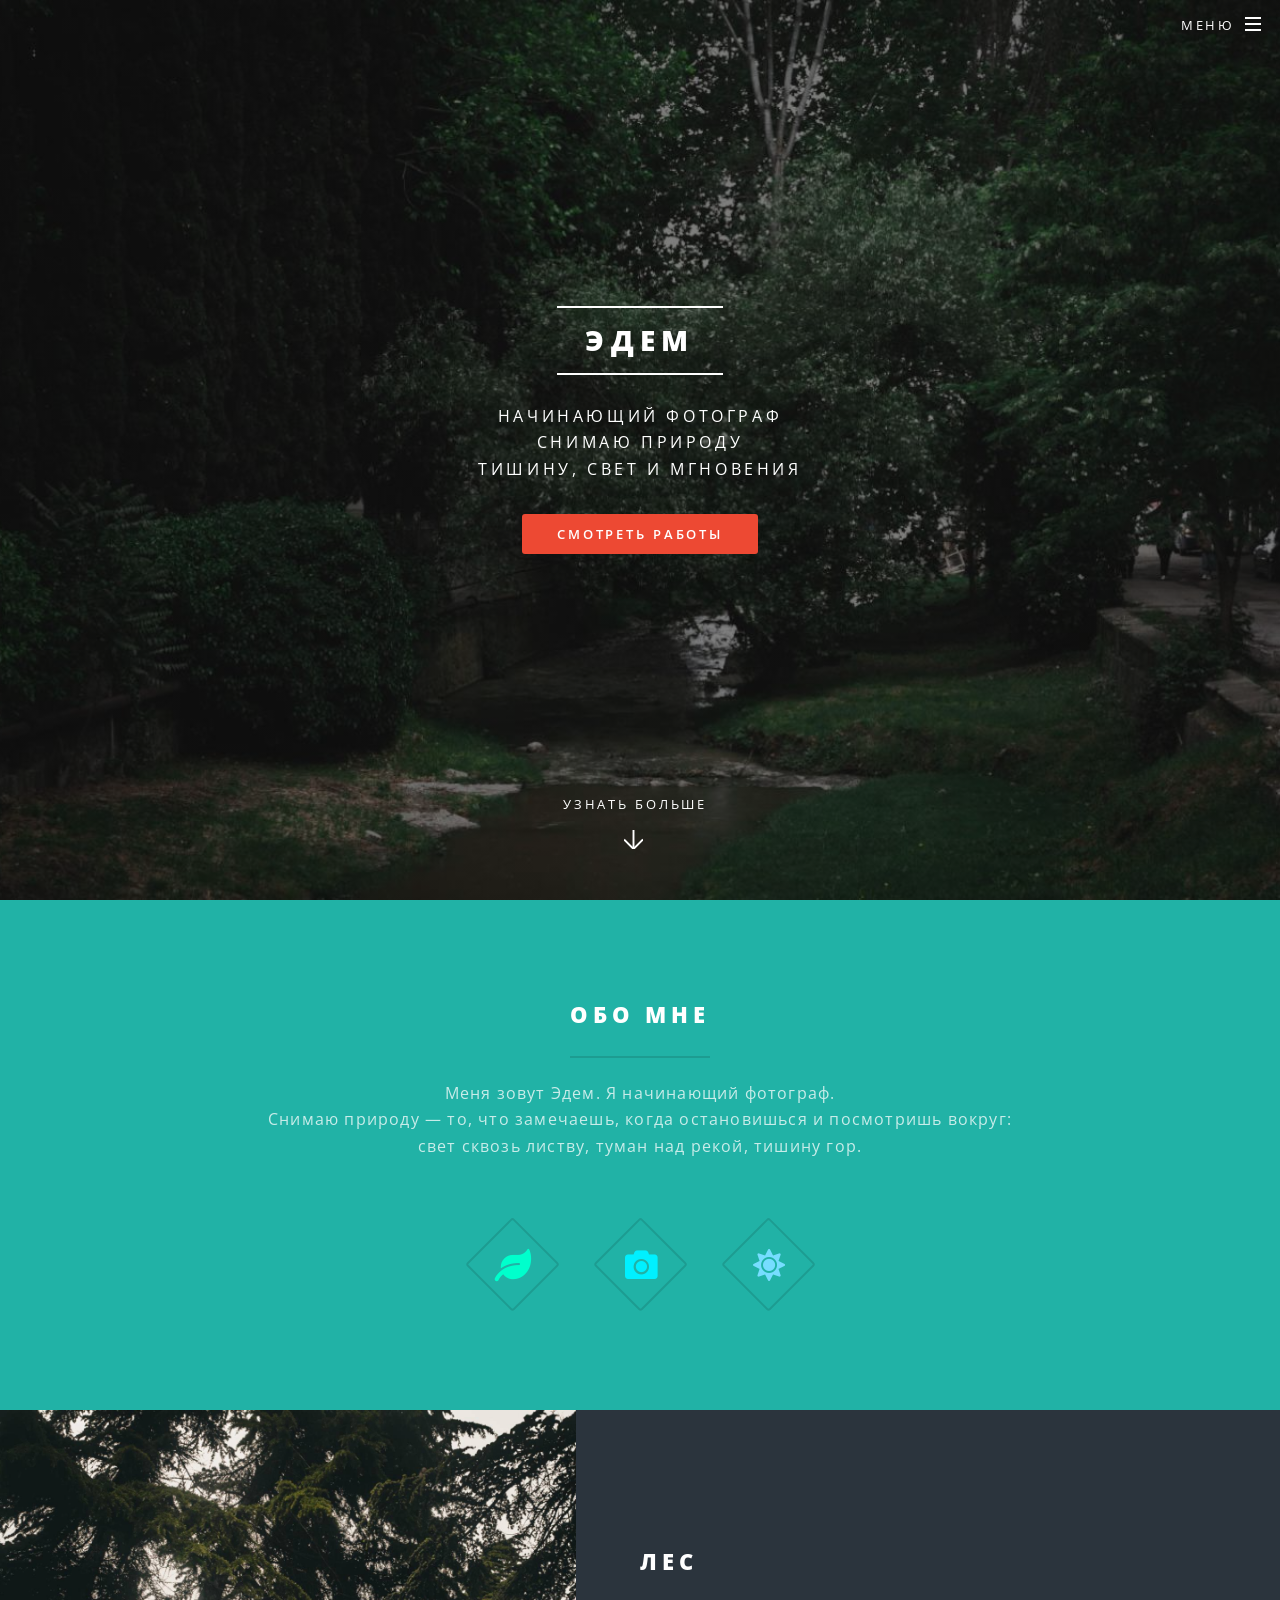
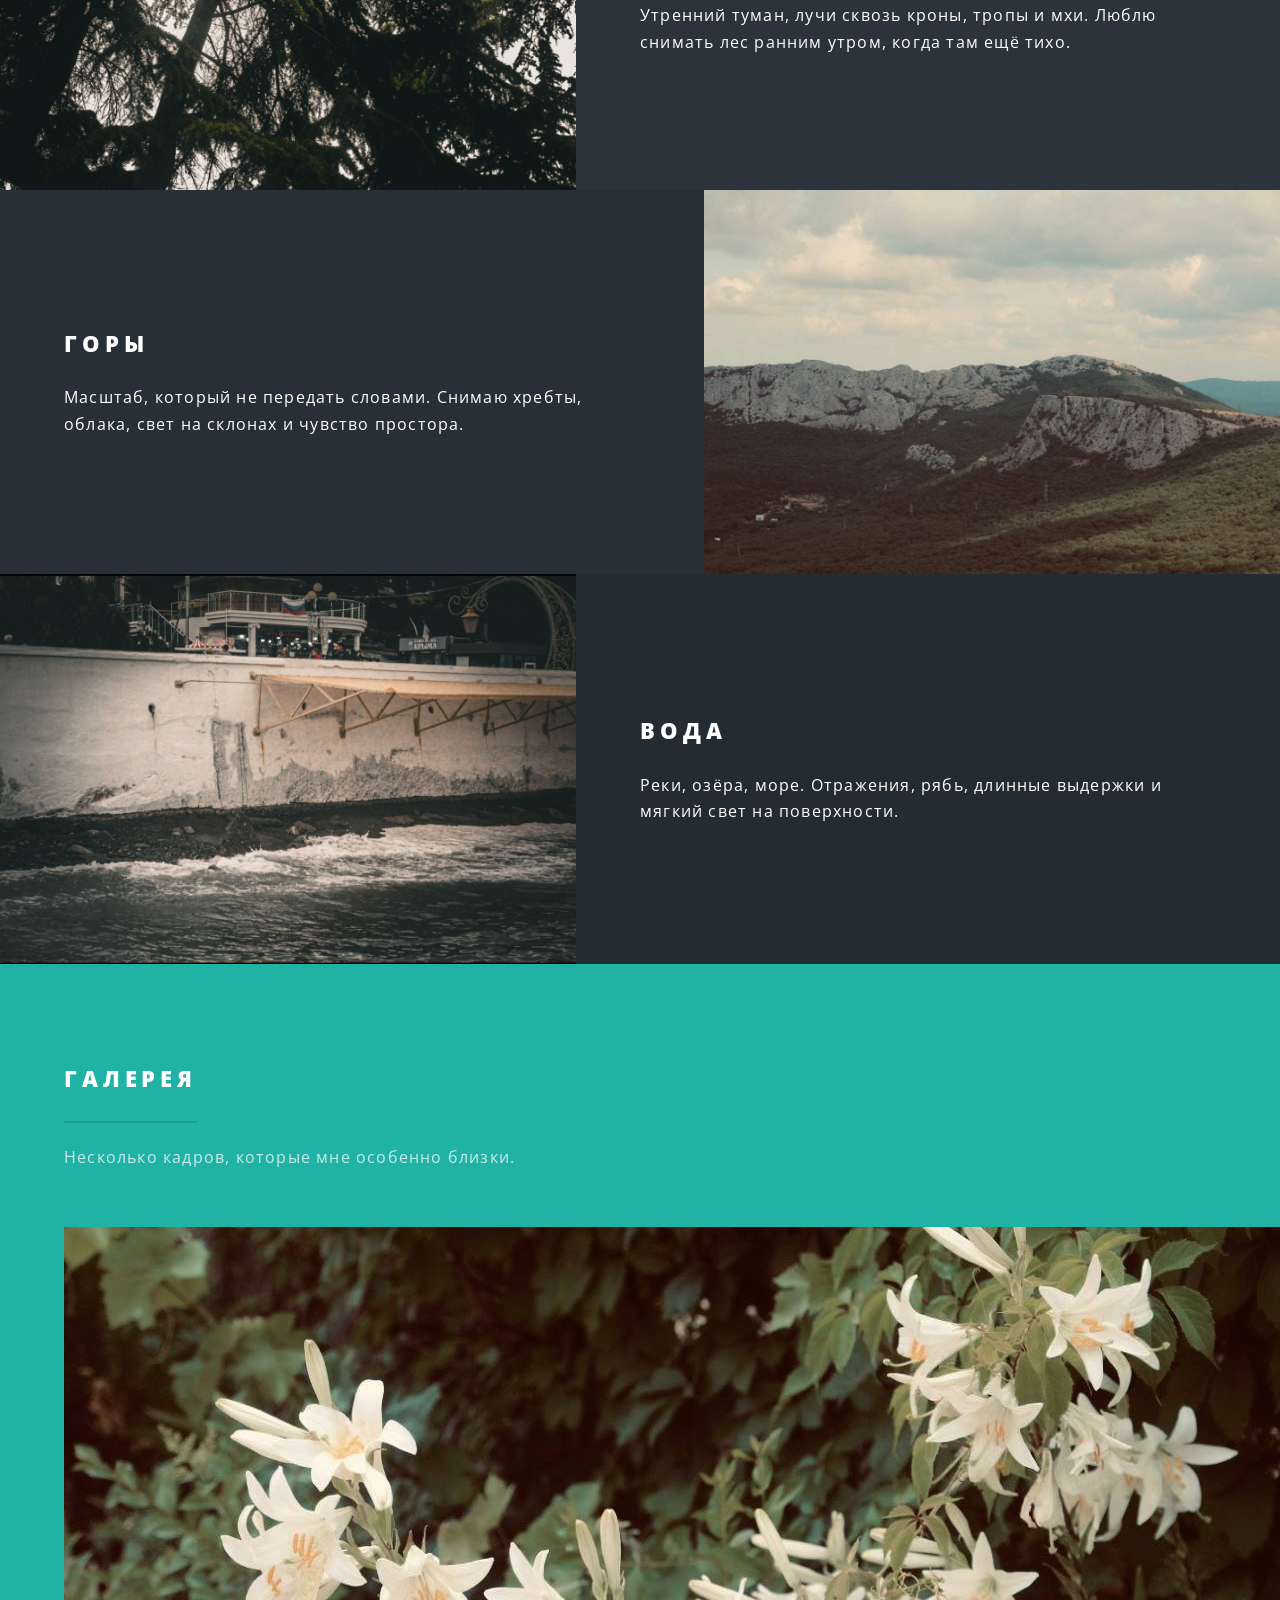
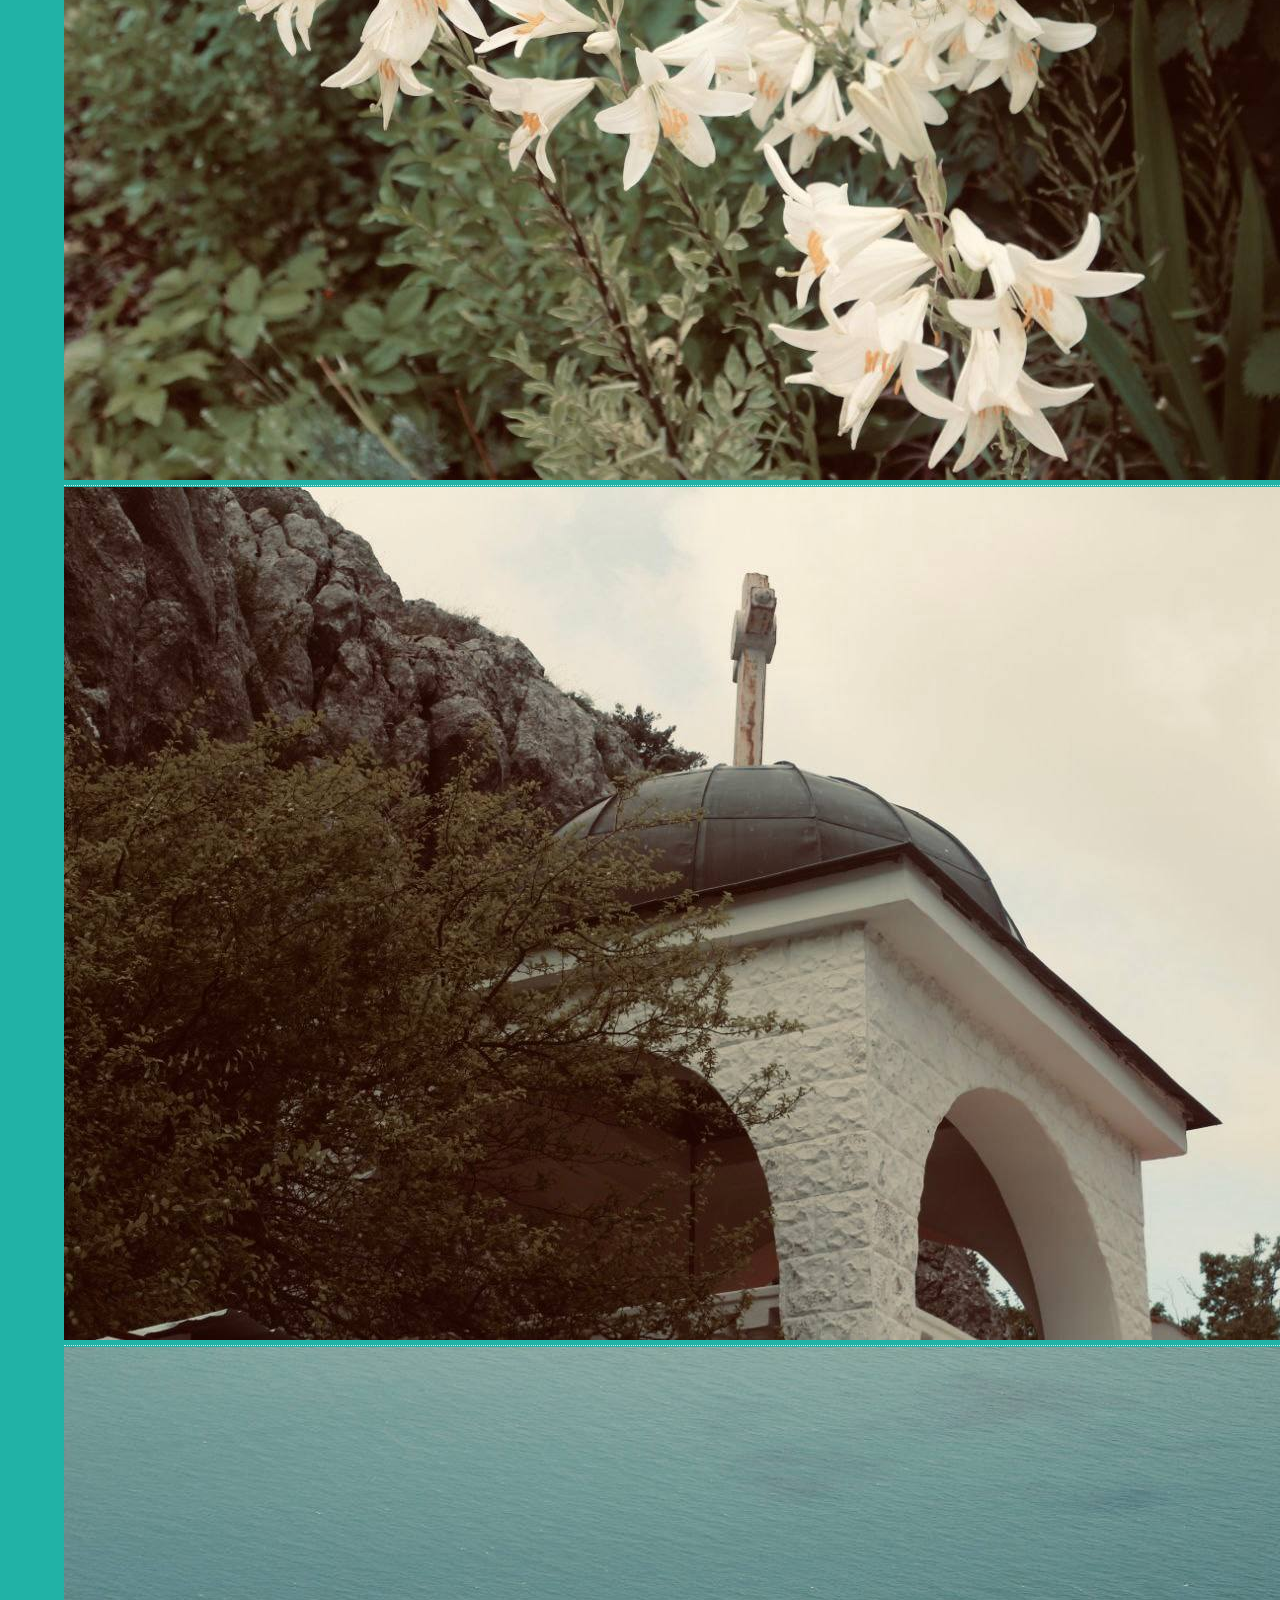
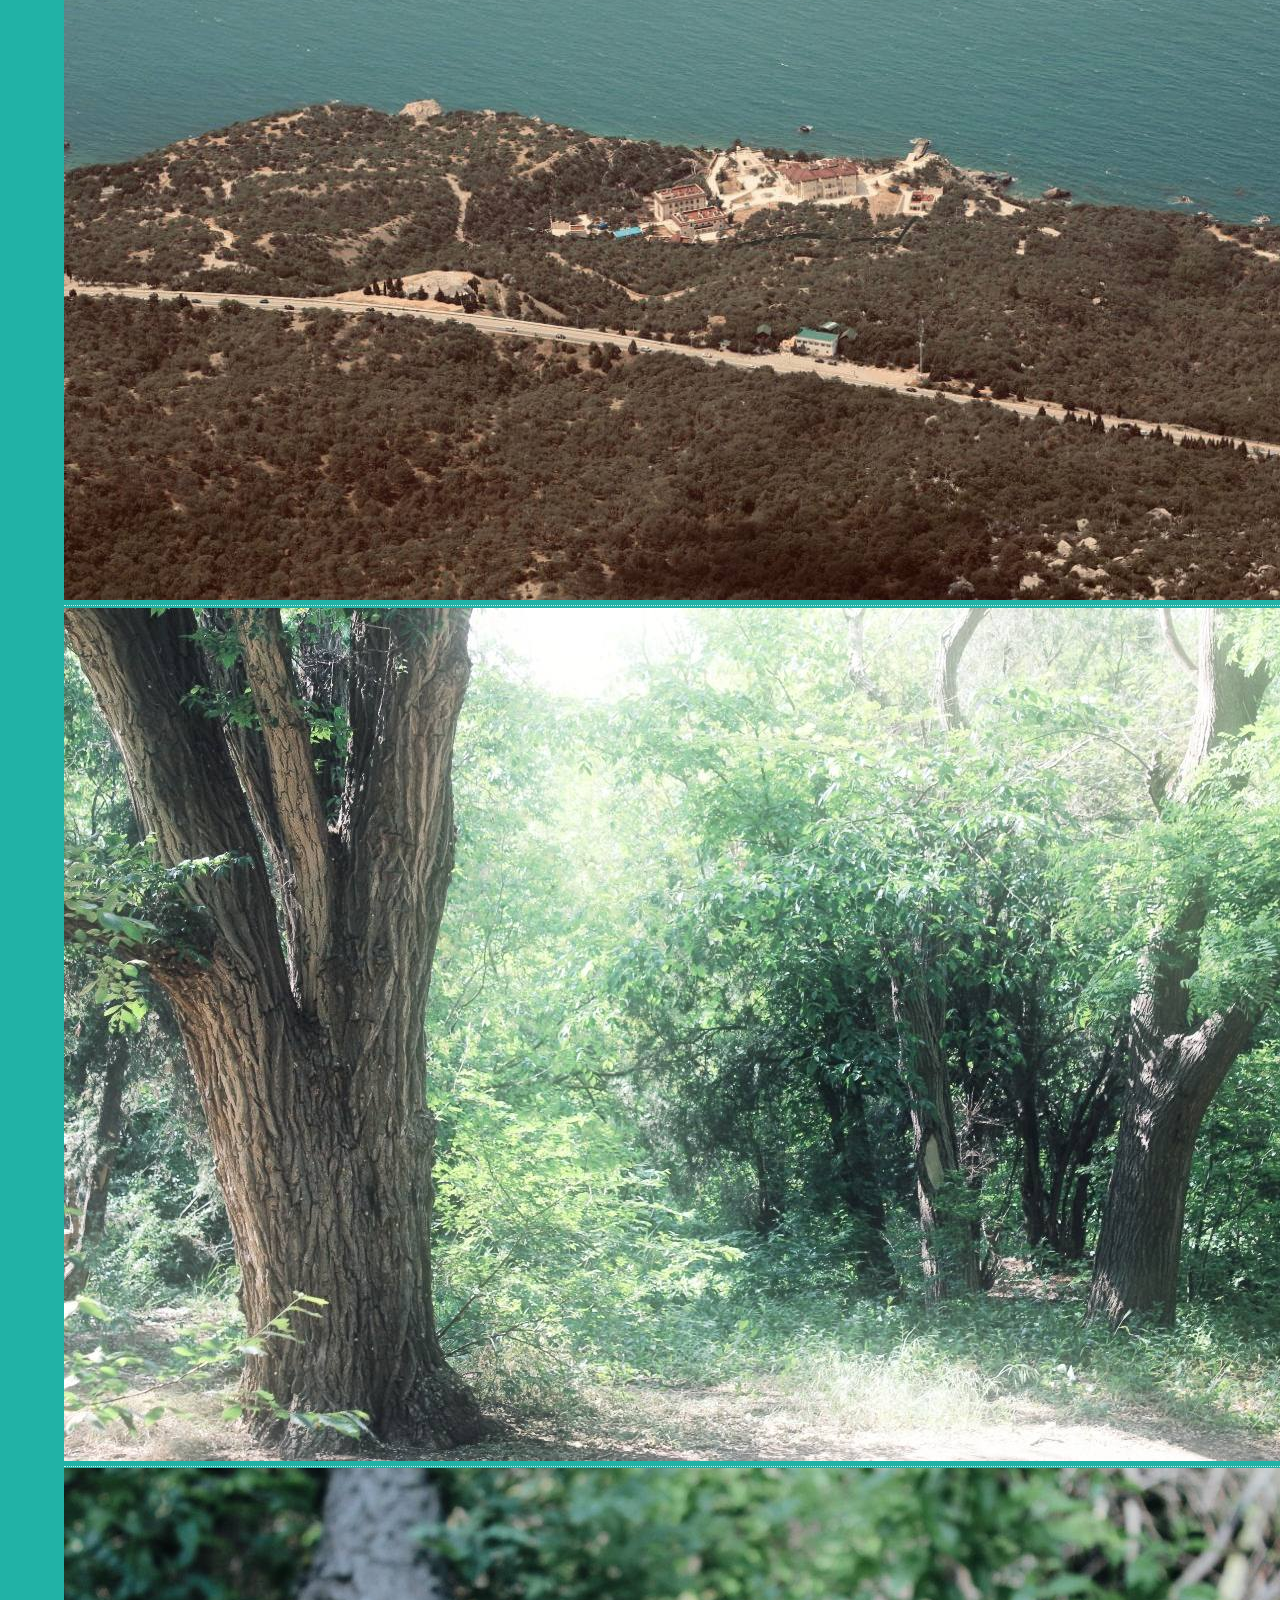
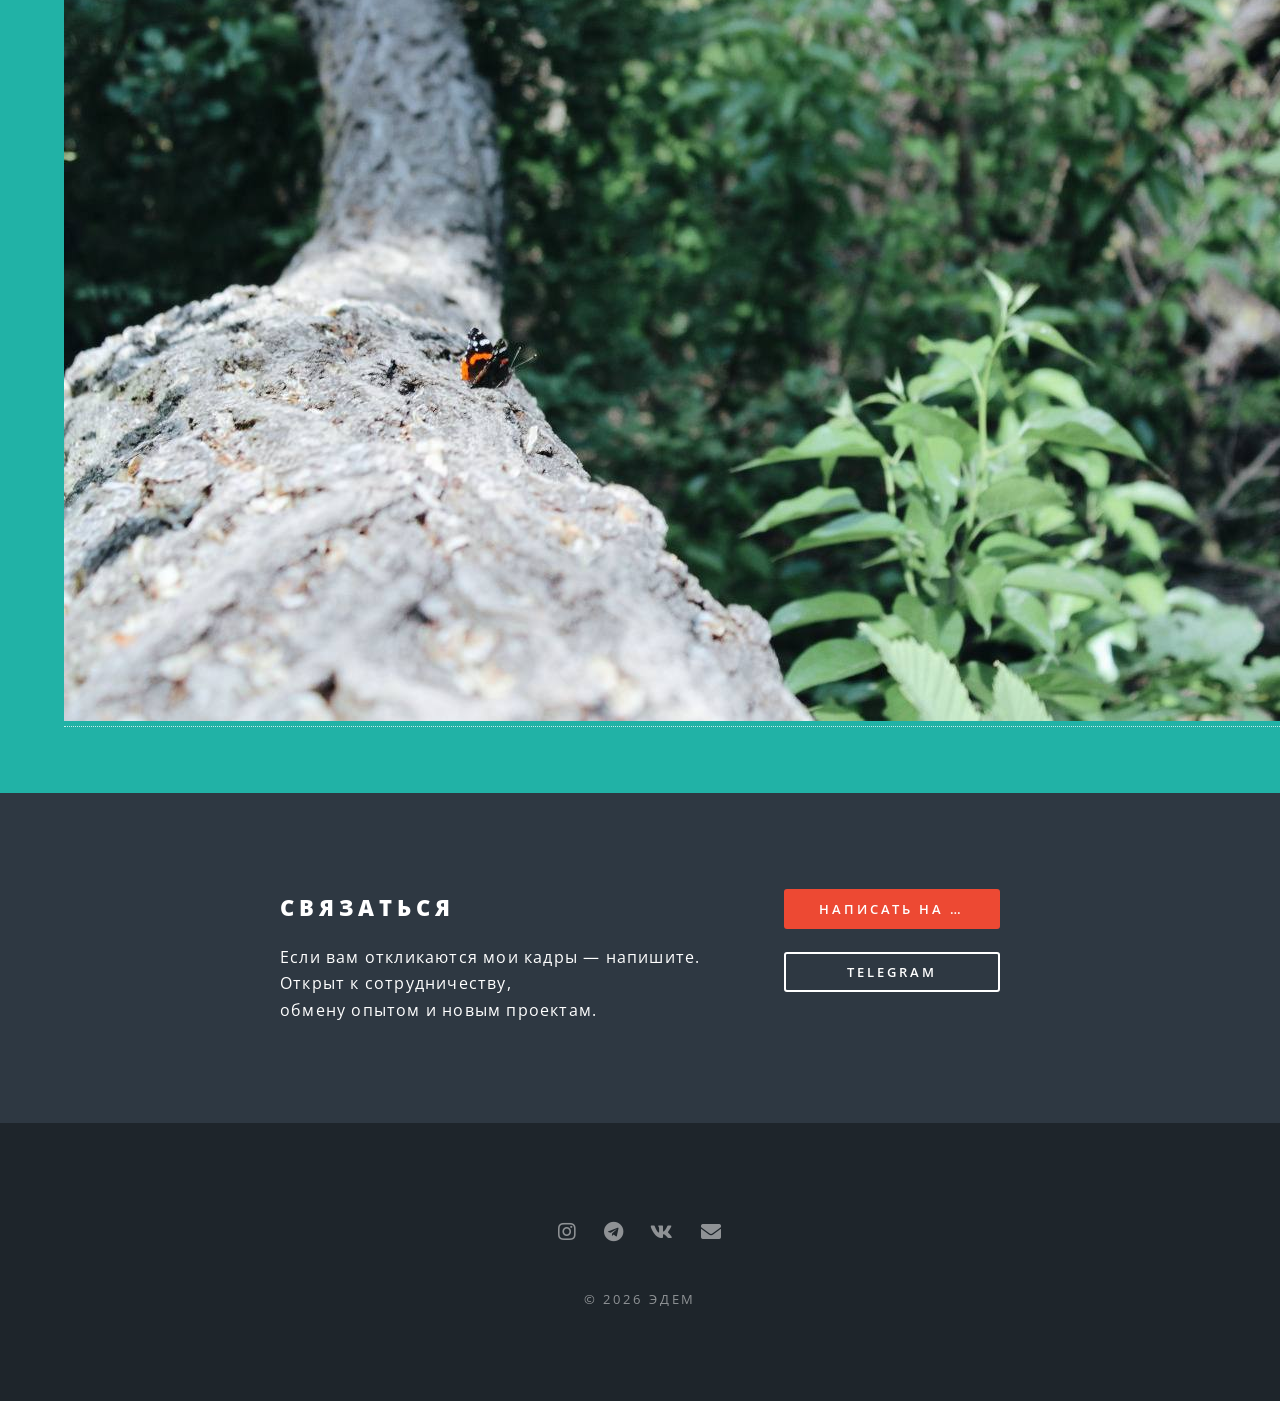
<file: index.html>
<!DOCTYPE HTML>
<html lang="ru">
<head>
    <title>Эдем — фотограф природы</title>
    <meta charset="utf-8" />
    <meta name="viewport" content="width=device-width, initial-scale=1, user-scalable=no" />
    <meta name="description" content="Эдем — начинающий фотограф. Снимаю природу: леса, горы, воду, рассветы и закаты." />
    <link rel="preconnect" href="https://fonts.googleapis.com">
    <link href="https://fonts.googleapis.com/css2?family=Cormorant+Garamond:wght@500;600;700&family=Inter:wght@300;400;500;600&display=swap" rel="stylesheet">
    <link rel="stylesheet" href="assets/css/fontawesome-all.min.css" />
    <link rel="stylesheet" href="assets/css/main.css" />
    <noscript><link rel="stylesheet" href="assets/css/noscript.css" /></noscript>
</head>
<body class="landing">

<div id="page-wrapper">

    <!-- Header -->
    <header id="header" class="alt">
        <h1><a href="index.html">Эдем</a></h1>
        <nav id="nav">
            <ul>
                <li class="special">
                    <a href="#menu" class="menuToggle"><span>Меню</span></a>
                    <div id="menu">
                        <ul>
                            <li><a href="index.html">Главная</a></li>
                            <li><a href="#one">Обо мне</a></li>
                            <li><a href="#two">Направления</a></li>
                            <li><a href="#gallery">Галерея</a></li>
                            <li><a href="#cta">Связаться</a></li>
                        </ul>
                    </div>
                </li>
            </ul>
        </nav>
    </header>

    <!-- Banner -->
    <section id="banner">
        <div class="inner">
            <h2>Эдем</h2>
            <p>Начинающий фотограф<br />
            Снимаю природу<br />
            Тишину, свет и мгновения</p>
            <ul class="actions special">
                <li><a href="#gallery" class="button primary">Смотреть работы</a></li>
            </ul>
        </div>
        <a href="#one" class="more scrolly">Узнать больше</a>
    </section>

    <!-- One: Обо мне -->
    <section id="one" class="wrapper style1 special">
        <div class="inner">
            <header class="major">
                <h2>Обо мне</h2>
                <p>Меня зовут Эдем. Я начинающий фотограф.<br />
                Снимаю природу — то, что замечаешь, когда остановишься и посмотришь вокруг:<br />
                свет сквозь листву, туман над рекой, тишину гор.</p>
            </header>
            <ul class="icons major">
                <li><span class="icon solid fa-leaf major style1"><span class="label">Природа</span></span></li>
                <li><span class="icon solid fa-camera major style2"><span class="label">Камера</span></span></li>
                <li><span class="icon solid fa-sun major style3"><span class="label">Свет</span></span></li>
            </ul>
        </div>
    </section>

    <!-- Two: Направления -->
    <section id="two" class="wrapper alt style2">
        <section class="spotlight">
            <div class="image"><img src="images/forest.jpg" alt="Лес" /></div>
            <div class="content">
                <h2>Лес</h2>
                <p>Утренний туман, лучи сквозь кроны, тропы и мхи. Люблю снимать лес ранним утром, когда там ещё тихо.</p>
            </div>
        </section>

        <section class="spotlight">
            <div class="image"><img src="images/mountains.jpg" alt="Горы" /></div>
            <div class="content">
                <h2>Горы</h2>
                <p>Масштаб, который не передать словами. Снимаю хребты, облака, свет на склонах и чувство простора.</p>
            </div>
        </section>

        <section class="spotlight">
            <div class="image"><img src="images/water.jpg" alt="Вода" /></div>
            <div class="content">
                <h2>Вода</h2>
                <p>Реки, озёра, море. Отражения, рябь, длинные выдержки и мягкий свет на поверхности.</p>
            </div>
        </section>
    </section>

    <!-- Gallery -->
    <section id="gallery" class="wrapper style1">
        <div class="inner">
            <header class="major">
                <h2>Галерея</h2>
                <p>Несколько кадров, которые мне особенно близки.</p>
            </header>
            <div class="gallery-grid">
                <a href="images/gallery/01.jpg"><img src="images/gallery/01.jpg" alt="Кадр 1" loading="lazy"></a>
                <a href="images/gallery/02.jpg"><img src="images/gallery/02.jpg" alt="Кадр 2" loading="lazy"></a>
                <a href="images/gallery/03.jpg"><img src="images/gallery/03.jpg" alt="Кадр 3" loading="lazy"></a>
                <a href="images/gallery/04.jpg"><img src="images/gallery/04.jpg" alt="Кадр 4" loading="lazy"></a>
                <a href="images/gallery/05.jpg"><img src="images/gallery/05.jpg" alt="Кадр 5" loading="lazy"></a>
                
            </div>
        </div>
    </section>

    <!-- CTA -->
    <section id="cta" class="wrapper style4">
        <div class="inner">
            <header>
                <h2>Связаться</h2>
                <p>Если вам откликаются мои кадры — напишите. Открыт к сотрудничеству,<br />
                обмену опытом и новым проектам.</p>
            </header>
            <ul class="actions stacked">
                <li><a href="mailto:eden@example.com" class="button fit primary">Написать на почту</a></li>
                <li><a href="https://t.me/ваш_логин" class="button fit">Telegram</a></li>
            </ul>
        </div>
    </section>

    <!-- Footer -->
    <footer id="footer">
        <ul class="icons">
            <li><a href="https://instagram.com/edem4ik_07" class="icon brands fa-instagram"><span class="label">Instagram</span></a></li>
            <li><a href="https://t.me/@edeeeem" class="icon brands fa-telegram"><span class="label">Telegram</span></a></li>
            <li><a href="https://vk.com/edem355" class="icon brands fa-vk"><span class="label">VK</span></a></li>
            <li><a href="#" class="icon solid fa-envelope"><span class="label">Email</span></a></li>
        </ul>
        <ul class="copyright">
            <li>&copy; 2026 Эдем</li>
        </ul>
    </footer>

</div>

<!-- Scripts -->
<script src="assets/js/jquery.min.js"></script>
<script src="assets/js/jquery.scrollex.min.js"></script>
<script src="assets/js/jquery.scrolly.min.js"></script>
<script src="assets/js/browser.min.js"></script>
<script src="assets/js/breakpoints.min.js"></script>
<script src="assets/js/util.js"></script>
<script src="assets/js/main.js"></script>

</body>
</html>
</file>
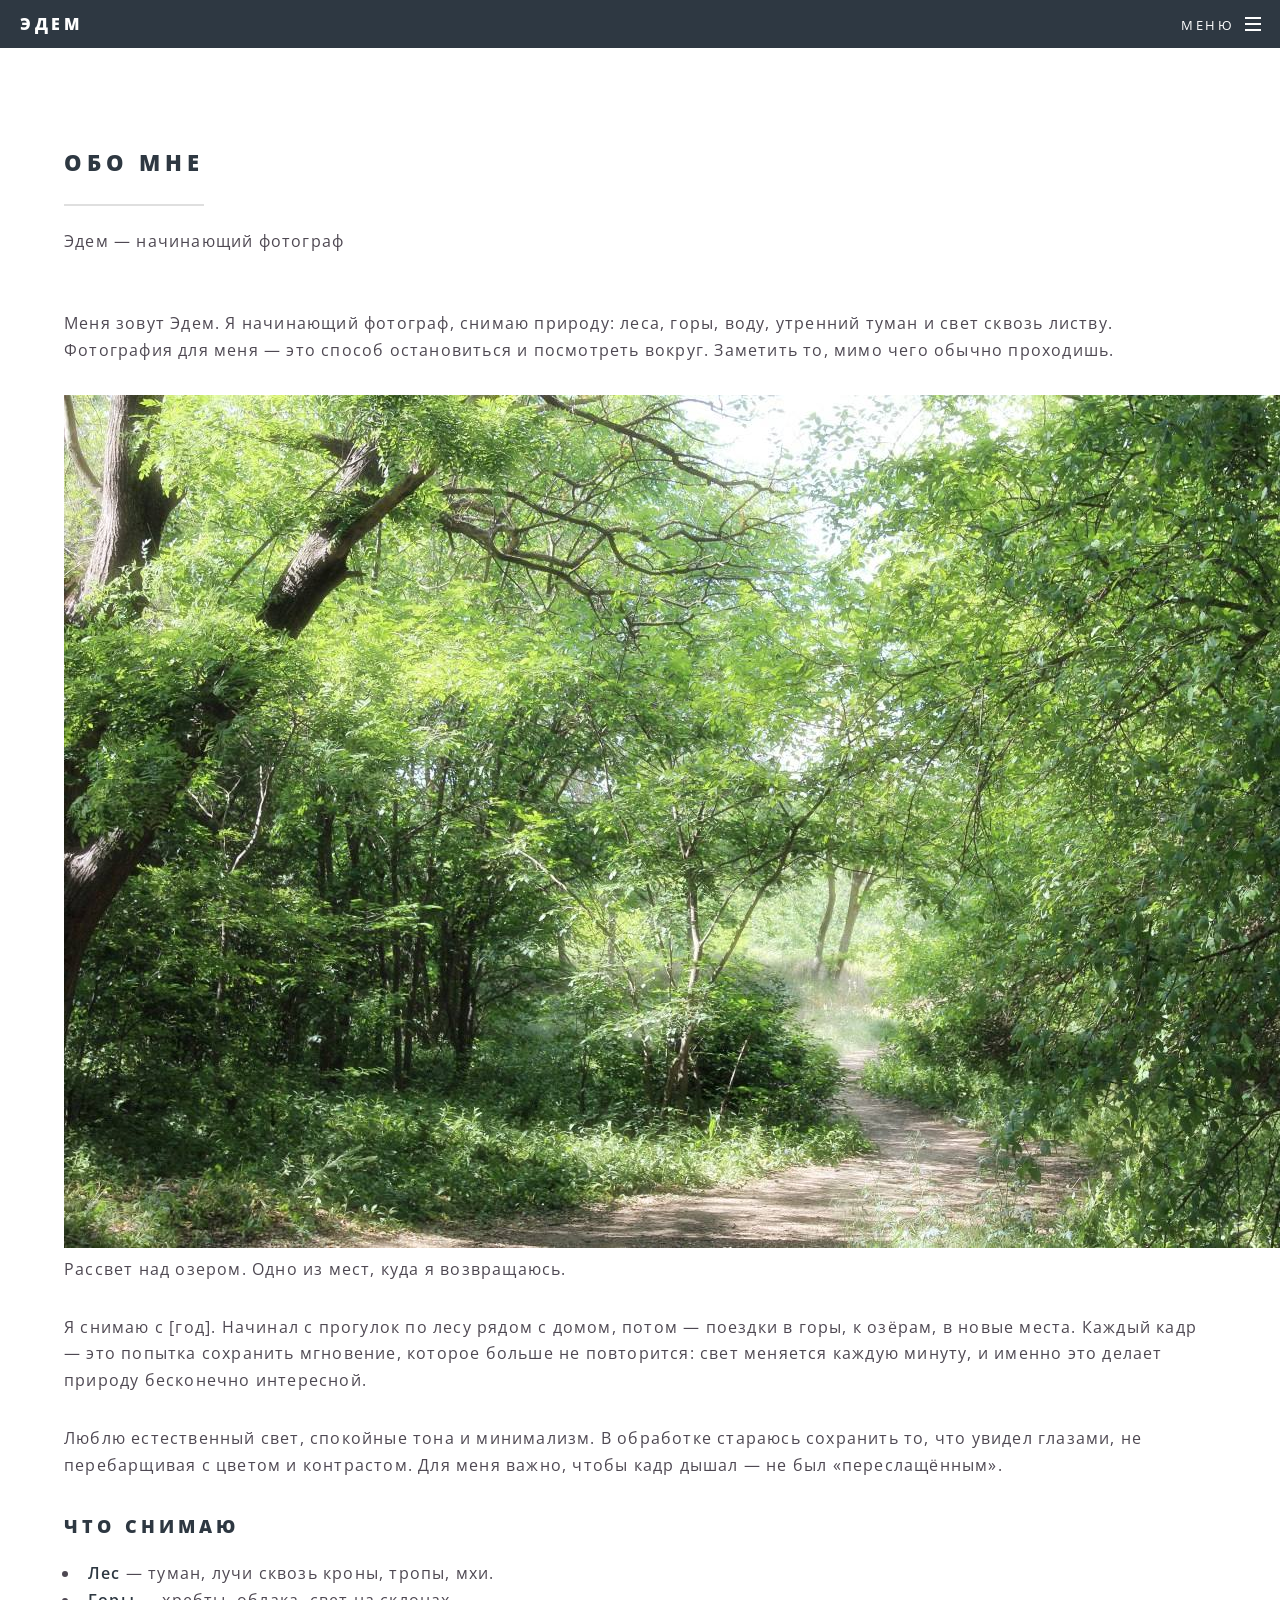
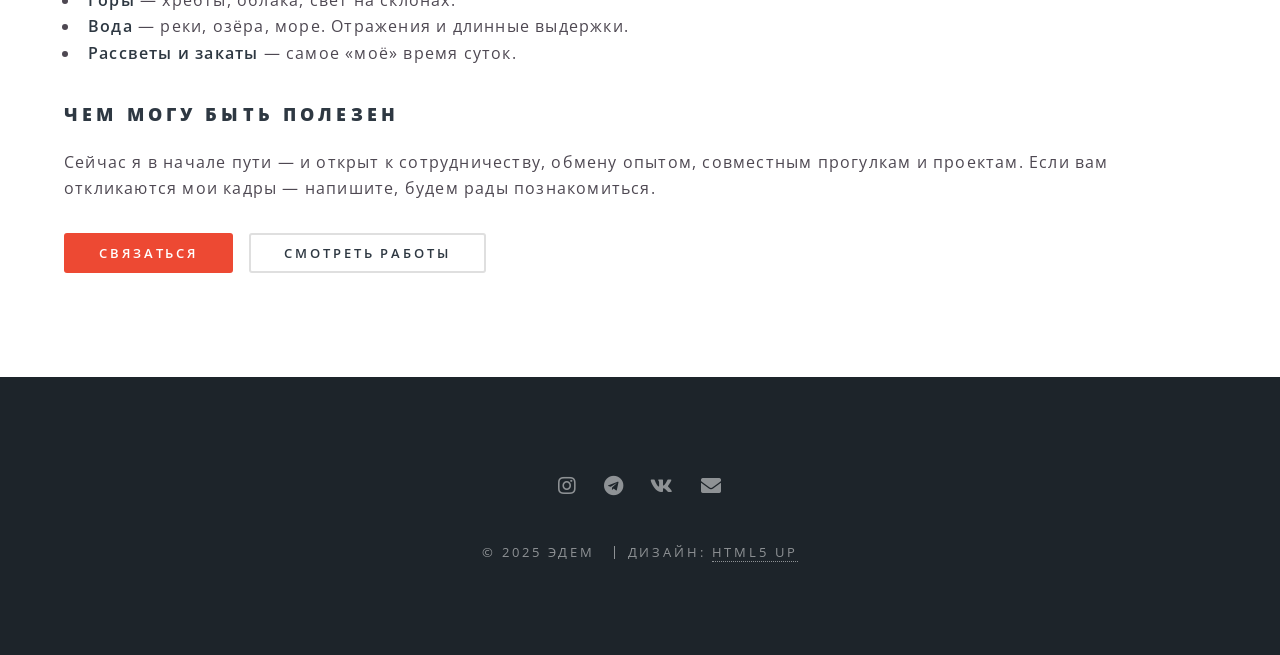
<file: about.html>
<!DOCTYPE HTML>
<html lang="ru">
<head>
    <title>Обо мне — Эдем</title>
    <meta charset="utf-8" />
    <meta name="viewport" content="width=device-width, initial-scale=1, user-scalable=no" />
    <meta name="description" content="Эдем — начинающий фотограф. Снимаю природу: леса, горы, воду, рассветы." />
    <link rel="stylesheet" href="assets/css/main.css" />
    <noscript><link rel="stylesheet" href="assets/css/noscript.css" /></noscript>
</head>
<body class="is-preload">

<div id="page-wrapper">

    <!-- Header -->
    <header id="header">
        <h1><a href="index.html">Эдем</a></h1>
        <nav id="nav">
            <ul>
                <li class="special">
                    <a href="#menu" class="menuToggle"><span>Меню</span></a>
                    <div id="menu">
                        <ul>
                            <li><a href="index.html">Главная</a></li>
                            <li><a href="about.html">Обо мне</a></li>
                            <li><a href="index.html#two">Направления</a></li>
                            <li><a href="index.html#gallery">Галерея</a></li>
                            <li><a href="index.html#cta">Связаться</a></li>
                        </ul>
                    </div>
                </li>
            </ul>
        </nav>
    </header>

    <!-- Main -->
    <section id="main" class="wrapper style5">
        <div class="inner">

            <header class="major">
                <h2>Обо мне</h2>
                <p>Эдем — начинающий фотограф</p>
            </header>

            <p>Меня зовут Эдем. Я начинающий фотограф, снимаю природу: леса, горы, воду, утренний туман и свет сквозь листву.
            Фотография для меня — это способ остановиться и посмотреть вокруг. Заметить то, мимо чего обычно проходишь.</p>

            <div class="about-photo">
                <img src="images/about.jpg" alt="Моё любимое место" />
                <p class="about-caption">Рассвет над озером. Одно из мест, куда я возвращаюсь.</p>
            </div>

            <p>Я снимаю с [год]. Начинал с прогулок по лесу рядом с домом, потом — поездки в горы, к озёрам, в новые места.
            Каждый кадр — это попытка сохранить мгновение, которое больше не повторится: свет меняется каждую минуту,
            и именно это делает природу бесконечно интересной.</p>

            <p>Люблю естественный свет, спокойные тона и минимализм. В обработке стараюсь сохранить то, что увидел глазами,
            не перебарщивая с цветом и контрастом. Для меня важно, чтобы кадр дышал — не был «переслащённым».</p>

            <h3>Что снимаю</h3>
            <ul>
                <li><strong>Лес</strong> — туман, лучи сквозь кроны, тропы, мхи.</li>
                <li><strong>Горы</strong> — хребты, облака, свет на склонах.</li>
                <li><strong>Вода</strong> — реки, озёра, море. Отражения и длинные выдержки.</li>
                <li><strong>Рассветы и закаты</strong> — самое «моё» время суток.</li>
            </ul>

            <h3>Чем могу быть полезен</h3>
            <p>Сейчас я в начале пути — и открыт к сотрудничеству, обмену опытом, совместным прогулкам и проектам.
            Если вам откликаются мои кадры — напишите, будем рады познакомиться.</p>

            <ul class="actions">
                <li><a href="index.html#cta" class="button primary">Связаться</a></li>
                <li><a href="index.html#gallery" class="button">Смотреть работы</a></li>
            </ul>

        </div>
    </section>

    <!-- Footer -->
    <footer id="footer">
        <ul class="icons">
            <li><a href="https://instagram.com/ваш_логин" class="icon brands fa-instagram"><span class="label">Instagram</span></a></li>
            <li><a href="https://t.me/ваш_логин" class="icon brands fa-telegram"><span class="label">Telegram</span></a></li>
            <li><a href="https://vk.com/ваш_логин" class="icon brands fa-vk"><span class="label">VK</span></a></li>
            <li><a href="mailto:eden@example.com" class="icon solid fa-envelope"><span class="label">Email</span></a></li>
        </ul>
        <ul class="copyright">
            <li>&copy; 2025 Эдем</li>
            <li>Дизайн: <a href="http://html5up.net">HTML5 UP</a></li>
        </ul>
    </footer>

</div>

<!-- Scripts -->
<script src="assets/js/jquery.min.js"></script>
<script src="assets/js/jquery.scrollex.min.js"></script>
<script src="assets/js/jquery.scrolly.min.js"></script>
<script src="assets/js/browser.min.js"></script>
<script src="assets/js/breakpoints.min.js"></script>
<script src="assets/js/util.js"></script>
<script src="assets/js/main.js"></script>

</body>
</html>
</file>
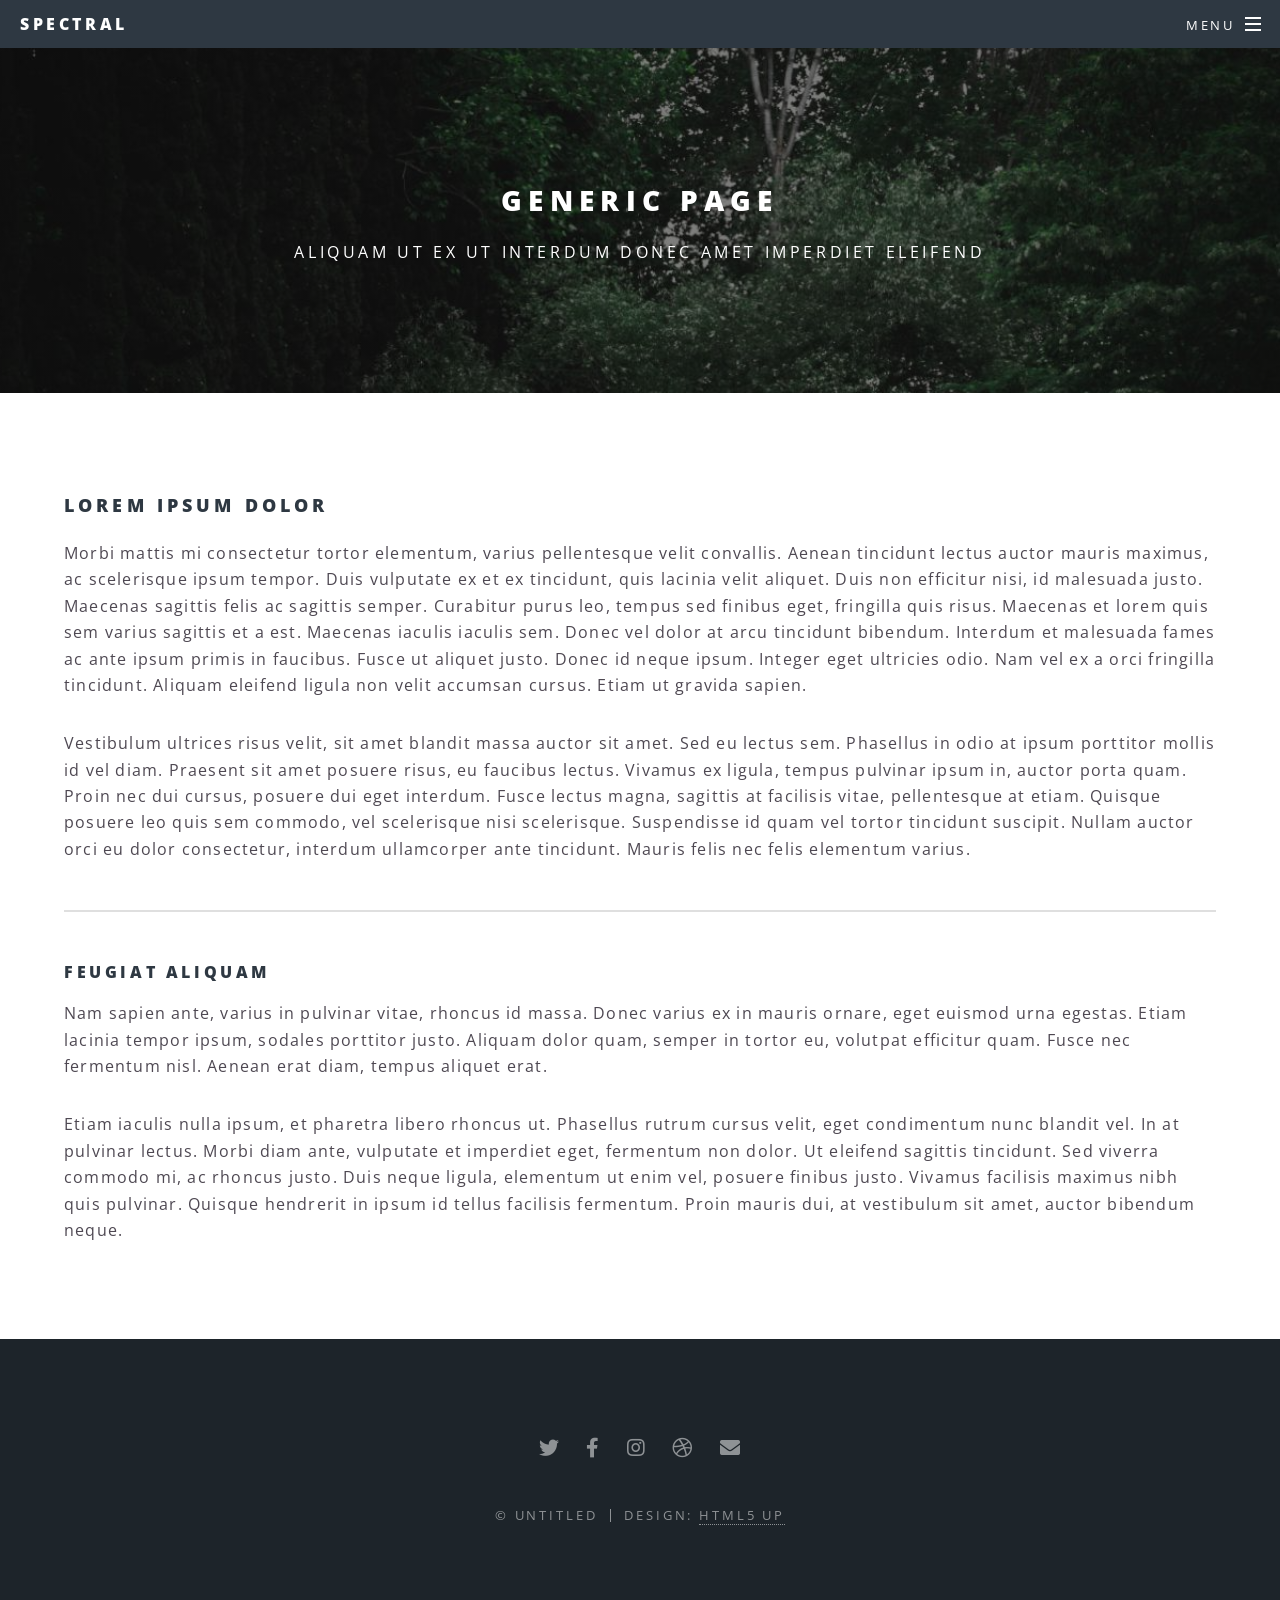
<file: generic.html>
<!DOCTYPE HTML>
<!--
	Spectral by HTML5 UP
	html5up.net | @ajlkn
	Free for personal and commercial use under the CCA 3.0 license (html5up.net/license)
-->
<html>
	<head>
		<title>Generic - Spectral by HTML5 UP</title>
		<meta charset="utf-8" />
		<meta name="viewport" content="width=device-width, initial-scale=1, user-scalable=no" />
		<link rel="stylesheet" href="assets/css/main.css" />
		<noscript><link rel="stylesheet" href="assets/css/noscript.css" /></noscript>
	</head>
	<body class="is-preload">

		<!-- Page Wrapper -->
			<div id="page-wrapper">

				<!-- Header -->
					<header id="header">
						<h1><a href="index.html">Spectral</a></h1>
						<nav id="nav">
							<ul>
								<li class="special">
									<a href="#menu" class="menuToggle"><span>Menu</span></a>
									<div id="menu">
										<ul>
											<li><a href="index.html">Home</a></li>
											<li><a href="generic.html">Generic</a></li>
											<li><a href="elements.html">Elements</a></li>
											<li><a href="#">Sign Up</a></li>
											<li><a href="#">Log In</a></li>
										</ul>
									</div>
								</li>
							</ul>
						</nav>
					</header>

				<!-- Main -->
					<article id="main">
						<header>
							<h2>Generic Page</h2>
							<p>Aliquam ut ex ut interdum donec amet imperdiet eleifend</p>
						</header>
						<section class="wrapper style5">
							<div class="inner">

								<h3>Lorem ipsum dolor</h3>
								<p>Morbi mattis mi consectetur tortor elementum, varius pellentesque velit convallis. Aenean tincidunt lectus auctor mauris maximus, ac scelerisque ipsum tempor. Duis vulputate ex et ex tincidunt, quis lacinia velit aliquet. Duis non efficitur nisi, id malesuada justo. Maecenas sagittis felis ac sagittis semper. Curabitur purus leo, tempus sed finibus eget, fringilla quis risus. Maecenas et lorem quis sem varius sagittis et a est. Maecenas iaculis iaculis sem. Donec vel dolor at arcu tincidunt bibendum. Interdum et malesuada fames ac ante ipsum primis in faucibus. Fusce ut aliquet justo. Donec id neque ipsum. Integer eget ultricies odio. Nam vel ex a orci fringilla tincidunt. Aliquam eleifend ligula non velit accumsan cursus. Etiam ut gravida sapien.</p>

								<p>Vestibulum ultrices risus velit, sit amet blandit massa auctor sit amet. Sed eu lectus sem. Phasellus in odio at ipsum porttitor mollis id vel diam. Praesent sit amet posuere risus, eu faucibus lectus. Vivamus ex ligula, tempus pulvinar ipsum in, auctor porta quam. Proin nec dui cursus, posuere dui eget interdum. Fusce lectus magna, sagittis at facilisis vitae, pellentesque at etiam. Quisque posuere leo quis sem commodo, vel scelerisque nisi scelerisque. Suspendisse id quam vel tortor tincidunt suscipit. Nullam auctor orci eu dolor consectetur, interdum ullamcorper ante tincidunt. Mauris felis nec felis elementum varius.</p>

								<hr />

								<h4>Feugiat aliquam</h4>
								<p>Nam sapien ante, varius in pulvinar vitae, rhoncus id massa. Donec varius ex in mauris ornare, eget euismod urna egestas. Etiam lacinia tempor ipsum, sodales porttitor justo. Aliquam dolor quam, semper in tortor eu, volutpat efficitur quam. Fusce nec fermentum nisl. Aenean erat diam, tempus aliquet erat.</p>

								<p>Etiam iaculis nulla ipsum, et pharetra libero rhoncus ut. Phasellus rutrum cursus velit, eget condimentum nunc blandit vel. In at pulvinar lectus. Morbi diam ante, vulputate et imperdiet eget, fermentum non dolor. Ut eleifend sagittis tincidunt. Sed viverra commodo mi, ac rhoncus justo. Duis neque ligula, elementum ut enim vel, posuere finibus justo. Vivamus facilisis maximus nibh quis pulvinar. Quisque hendrerit in ipsum id tellus facilisis fermentum. Proin mauris dui, at vestibulum sit amet, auctor bibendum neque.</p>

							</div>
						</section>
					</article>

				<!-- Footer -->
					<footer id="footer">
						<ul class="icons">
							<li><a href="#" class="icon brands fa-twitter"><span class="label">Twitter</span></a></li>
							<li><a href="#" class="icon brands fa-facebook-f"><span class="label">Facebook</span></a></li>
							<li><a href="#" class="icon brands fa-instagram"><span class="label">Instagram</span></a></li>
							<li><a href="#" class="icon brands fa-dribbble"><span class="label">Dribbble</span></a></li>
							<li><a href="#" class="icon solid fa-envelope"><span class="label">Email</span></a></li>
						</ul>
						<ul class="copyright">
							<li>&copy; Untitled</li><li>Design: <a href="http://html5up.net">HTML5 UP</a></li>
						</ul>
					</footer>

			</div>

		<!-- Scripts -->
			<script src="assets/js/jquery.min.js"></script>
			<script src="assets/js/jquery.scrollex.min.js"></script>
			<script src="assets/js/jquery.scrolly.min.js"></script>
			<script src="assets/js/browser.min.js"></script>
			<script src="assets/js/breakpoints.min.js"></script>
			<script src="assets/js/util.js"></script>
			<script src="assets/js/main.js"></script>

	</body>
</html>
</file>
<file: assets/css/noscript.css>
/*
	Spectral by HTML5 UP
	html5up.net | @ajlkn
	Free for personal and commercial use under the CCA 3.0 license (html5up.net/license)
*/

/* Banner */

	body.is-preload #banner h2 {
		-moz-transform: none;
		-webkit-transform: none;
		-ms-transform: none;
		transform: none;
		opacity: 1;
	}

		body.is-preload #banner h2:before, body.is-preload #banner h2:after {
			width: 100%;
		}

	body.is-preload #banner .more {
		-moz-transform: none;
		-webkit-transform: none;
		-ms-transform: none;
		transform: none;
		opacity: 1;
	}

	body.is-preload #banner:after {
		opacity: 0;
	}
</file>
<file: assets/css/main.css>
@import url(fontawesome-all.min.css);
@import url("https://fonts.googleapis.com/css?family=Open+Sans:400,400italic,600,600italic,800,800italic");

/*
	Spectral by HTML5 UP
	html5up.net | @ajlkn
	Free for personal and commercial use under the CCA 3.0 license (html5up.net/license)
*/

html, body, div, span, applet, object,
iframe, h1, h2, h3, h4, h5, h6, p, blockquote,
pre, a, abbr, acronym, address, big, cite,
code, del, dfn, em, img, ins, kbd, q, s, samp,
small, strike, strong, sub, sup, tt, var, b,
u, i, center, dl, dt, dd, ol, ul, li, fieldset,
form, label, legend, table, caption, tbody,
tfoot, thead, tr, th, td, article, aside,
canvas, details, embed, figure, figcaption,
footer, header, hgroup, menu, nav, output, ruby,
section, summary, time, mark, audio, video {
	margin: 0;
	padding: 0;
	border: 0;
	font-size: 100%;
	font: inherit;
	vertical-align: baseline;}

article, aside, details, figcaption, figure,
footer, header, hgroup, menu, nav, section {
	display: block;}

body {
	line-height: 1;
}

ol, ul {
	list-style: none;
}

blockquote, q {
	quotes: none;
}

	blockquote:before, blockquote:after, q:before, q:after {
		content: '';
		content: none;
	}

table {
	border-collapse: collapse;
	border-spacing: 0;
}

body {
	-webkit-text-size-adjust: none;
}

mark {
	background-color: transparent;
	color: inherit;
}

input::-moz-focus-inner {
	border: 0;
	padding: 0;
}

input, select, textarea {
	-moz-appearance: none;
	-webkit-appearance: none;
	-ms-appearance: none;
	appearance: none;
}

/* Basic */

	@-ms-viewport {
		width: device-width;
	}

	html {
		box-sizing: border-box;
	}

	*, *:before, *:after {
		box-sizing: inherit;
	}

	body {
		background: #2e3842;
	}

		body.is-preload *, body.is-preload *:before, body.is-preload *:after {
			-moz-animation: none !important;
			-webkit-animation: none !important;
			-ms-animation: none !important;
			animation: none !important;
			-moz-transition: none !important;
			-webkit-transition: none !important;
			-ms-transition: none !important;
			transition: none !important;
		}

	body, input, select, textarea {
		color: #fff;
		font-family: "Open Sans", Helvetica, sans-serif;
		font-size: 15pt;
		font-weight: 400;
		letter-spacing: 0.075em;
		line-height: 1.65em;
	}

		@media screen and (max-width: 1680px) {

			body, input, select, textarea {
				font-size: 13pt;
			}

		}

		@media screen and (max-width: 1280px) {

			body, input, select, textarea {
				font-size: 12pt;
			}

		}

		@media screen and (max-width: 736px) {

			body, input, select, textarea {
				font-size: 11pt;
				letter-spacing: 0.0375em;
			}

		}

	a {
		-moz-transition: color 0.2s ease, border-bottom-color 0.2s ease;
		-webkit-transition: color 0.2s ease, border-bottom-color 0.2s ease;
		-ms-transition: color 0.2s ease, border-bottom-color 0.2s ease;
		transition: color 0.2s ease, border-bottom-color 0.2s ease;
		border-bottom: dotted 1px;
		color: inherit;
		text-decoration: none;
	}

		a:hover {
			border-bottom-color: transparent;
		}

	strong, b {
		color: #fff;
		font-weight: 600;
	}

	em, i {
		font-style: italic;
	}

	p {
		margin: 0 0 2em 0;
	}

	h1, h2, h3, h4, h5, h6 {
		color: #fff;
		font-weight: 800;
		letter-spacing: 0.225em;
		line-height: 1em;
		margin: 0 0 1em 0;
		text-transform: uppercase;
	}

		h1 a, h2 a, h3 a, h4 a, h5 a, h6 a {
			color: inherit;
			text-decoration: none;
		}

	h2 {
		font-size: 1.35em;
		line-height: 1.75em;
	}

		@media screen and (max-width: 736px) {

			h2 {
				font-size: 1.1em;
				line-height: 1.65em;
			}

		}

	h3 {
		font-size: 1.15em;
		line-height: 1.75em;
	}

		@media screen and (max-width: 736px) {

			h3 {
				font-size: 1em;
				line-height: 1.65em;
			}

		}

	h4 {
		font-size: 1em;
		line-height: 1.5em;
	}

	h5 {
		font-size: 0.8em;
		line-height: 1.5em;
	}

	h6 {
		font-size: 0.7em;
		line-height: 1.5em;
	}

	sub {
		font-size: 0.8em;
		position: relative;
		top: 0.5em;
	}

	sup {
		font-size: 0.8em;
		position: relative;
		top: -0.5em;
	}

	hr {
		border: 0;
		border-bottom: solid 2px #fff;
		margin: 3em 0;
	}

		hr.major {
			margin: 4.5em 0;
		}

	blockquote {
		border-left: solid 4px #fff;
		font-style: italic;
		margin: 0 0 2em 0;
		padding: 0.5em 0 0.5em 2em;
	}

	code {
		background: rgba(144, 144, 144, 0.25);
		border-radius: 3px;
		font-family: "Courier New", monospace;
		font-size: 0.9em;
		letter-spacing: 0;
		margin: 0 0.25em;
		padding: 0.25em 0.65em;
	}

	pre {
		-webkit-overflow-scrolling: touch;
		font-family: "Courier New", monospace;
		font-size: 0.9em;
		margin: 0 0 2em 0;
	}

		pre code {
			display: block;
			line-height: 1.75em;
			padding: 1em 1.5em;
			overflow-x: auto;
		}

	.align-left {
		text-align: left;
	}

	.align-center {
		text-align: center;
	}

	.align-right {
		text-align: right;
	}

/* Row */

	.row {
		display: flex;
		flex-wrap: wrap;
		box-sizing: border-box;
		align-items: stretch;
	}

		.row > * {
			box-sizing: border-box;
		}

		.row.gtr-uniform > * > :last-child {
			margin-bottom: 0;
		}

		.row.aln-left {
			justify-content: flex-start;
		}

		.row.aln-center {
			justify-content: center;
		}

		.row.aln-right {
			justify-content: flex-end;
		}

		.row.aln-top {
			align-items: flex-start;
		}

		.row.aln-middle {
			align-items: center;
		}

		.row.aln-bottom {
			align-items: flex-end;
		}

		.row > .imp {
			order: -1;
		}

		.row > .col-1 {
			width: 8.33333%;
		}

		.row > .off-1 {
			margin-left: 8.33333%;
		}

		.row > .col-2 {
			width: 16.66667%;
		}

		.row > .off-2 {
			margin-left: 16.66667%;
		}

		.row > .col-3 {
			width: 25%;
		}

		.row > .off-3 {
			margin-left: 25%;
		}

		.row > .col-4 {
			width: 33.33333%;
		}

		.row > .off-4 {
			margin-left: 33.33333%;
		}

		.row > .col-5 {
			width: 41.66667%;
		}

		.row > .off-5 {
			margin-left: 41.66667%;
		}

		.row > .col-6 {
			width: 50%;
		}

		.row > .off-6 {
			margin-left: 50%;
		}

		.row > .col-7 {
			width: 58.33333%;
		}

		.row > .off-7 {
			margin-left: 58.33333%;
		}

		.row > .col-8 {
			width: 66.66667%;
		}

		.row > .off-8 {
			margin-left: 66.66667%;
		}

		.row > .col-9 {
			width: 75%;
		}

		.row > .off-9 {
			margin-left: 75%;
		}

		.row > .col-10 {
			width: 83.33333%;
		}

		.row > .off-10 {
			margin-left: 83.33333%;
		}

		.row > .col-11 {
			width: 91.66667%;
		}

		.row > .off-11 {
			margin-left: 91.66667%;
		}

		.row > .col-12 {
			width: 100%;
		}

		.row > .off-12 {
			margin-left: 100%;
		}

		.row.gtr-0 {
			margin-top: 0;
			margin-left: 0em;
		}

			.row.gtr-0 > * {
				padding: 0 0 0 0em;
			}

			.row.gtr-0.gtr-uniform {
				margin-top: 0em;
			}

				.row.gtr-0.gtr-uniform > * {
					padding-top: 0em;
				}

		.row.gtr-25 {
			margin-top: 0;
			margin-left: -0.375em;
		}

			.row.gtr-25 > * {
				padding: 0 0 0 0.375em;
			}

			.row.gtr-25.gtr-uniform {
				margin-top: -0.375em;
			}

				.row.gtr-25.gtr-uniform > * {
					padding-top: 0.375em;
				}

		.row.gtr-50 {
			margin-top: 0;
			margin-left: -0.75em;
		}

			.row.gtr-50 > * {
				padding: 0 0 0 0.75em;
			}

			.row.gtr-50.gtr-uniform {
				margin-top: -0.75em;
			}

				.row.gtr-50.gtr-uniform > * {
					padding-top: 0.75em;
				}

		.row {
			margin-top: 0;
			margin-left: -1.5em;
		}

			.row > * {
				padding: 0 0 0 1.5em;
			}

			.row.gtr-uniform {
				margin-top: -1.5em;
			}

				.row.gtr-uniform > * {
					padding-top: 1.5em;
				}

		.row.gtr-150 {
			margin-top: 0;
			margin-left: -2.25em;
		}

			.row.gtr-150 > * {
				padding: 0 0 0 2.25em;
			}

			.row.gtr-150.gtr-uniform {
				margin-top: -2.25em;
			}

				.row.gtr-150.gtr-uniform > * {
					padding-top: 2.25em;
				}

		.row.gtr-200 {
			margin-top: 0;
			margin-left: -3em;
		}

			.row.gtr-200 > * {
				padding: 0 0 0 3em;
			}

			.row.gtr-200.gtr-uniform {
				margin-top: -3em;
			}

				.row.gtr-200.gtr-uniform > * {
					padding-top: 3em;
				}

		@media screen and (max-width: 1680px) {

			.row {
				display: flex;
				flex-wrap: wrap;
				box-sizing: border-box;
				align-items: stretch;
			}

				.row > * {
					box-sizing: border-box;
				}

				.row.gtr-uniform > * > :last-child {
					margin-bottom: 0;
				}

				.row.aln-left {
					justify-content: flex-start;
				}

				.row.aln-center {
					justify-content: center;
				}

				.row.aln-right {
					justify-content: flex-end;
				}

				.row.aln-top {
					align-items: flex-start;
				}

				.row.aln-middle {
					align-items: center;
				}

				.row.aln-bottom {
					align-items: flex-end;
				}

				.row > .imp-xlarge {
					order: -1;
				}

				.row > .col-1-xlarge {
					width: 8.33333%;
				}

				.row > .off-1-xlarge {
					margin-left: 8.33333%;
				}

				.row > .col-2-xlarge {
					width: 16.66667%;
				}

				.row > .off-2-xlarge {
					margin-left: 16.66667%;
				}

				.row > .col-3-xlarge {
					width: 25%;
				}

				.row > .off-3-xlarge {
					margin-left: 25%;
				}

				.row > .col-4-xlarge {
					width: 33.33333%;
				}

				.row > .off-4-xlarge {
					margin-left: 33.33333%;
				}

				.row > .col-5-xlarge {
					width: 41.66667%;
				}

				.row > .off-5-xlarge {
					margin-left: 41.66667%;
				}

				.row > .col-6-xlarge {
					width: 50%;
				}

				.row > .off-6-xlarge {
					margin-left: 50%;
				}

				.row > .col-7-xlarge {
					width: 58.33333%;
				}

				.row > .off-7-xlarge {
					margin-left: 58.33333%;
				}

				.row > .col-8-xlarge {
					width: 66.66667%;
				}

				.row > .off-8-xlarge {
					margin-left: 66.66667%;
				}

				.row > .col-9-xlarge {
					width: 75%;
				}

				.row > .off-9-xlarge {
					margin-left: 75%;
				}

				.row > .col-10-xlarge {
					width: 83.33333%;
				}

				.row > .off-10-xlarge {
					margin-left: 83.33333%;
				}

				.row > .col-11-xlarge {
					width: 91.66667%;
				}

				.row > .off-11-xlarge {
					margin-left: 91.66667%;
				}

				.row > .col-12-xlarge {
					width: 100%;
				}

				.row > .off-12-xlarge {
					margin-left: 100%;
				}

				.row.gtr-0 {
					margin-top: 0;
					margin-left: 0em;
				}

					.row.gtr-0 > * {
						padding: 0 0 0 0em;
					}

					.row.gtr-0.gtr-uniform {
						margin-top: 0em;
					}

						.row.gtr-0.gtr-uniform > * {
							padding-top: 0em;
						}

				.row.gtr-25 {
					margin-top: 0;
					margin-left: -0.375em;
				}

					.row.gtr-25 > * {
						padding: 0 0 0 0.375em;
					}

					.row.gtr-25.gtr-uniform {
						margin-top: -0.375em;
					}

						.row.gtr-25.gtr-uniform > * {
							padding-top: 0.375em;
						}

				.row.gtr-50 {
					margin-top: 0;
					margin-left: -0.75em;
				}

					.row.gtr-50 > * {
						padding: 0 0 0 0.75em;
					}

					.row.gtr-50.gtr-uniform {
						margin-top: -0.75em;
					}

						.row.gtr-50.gtr-uniform > * {
							padding-top: 0.75em;
						}

				.row {
					margin-top: 0;
					margin-left: -1.5em;
				}

					.row > * {
						padding: 0 0 0 1.5em;
					}

					.row.gtr-uniform {
						margin-top: -1.5em;
					}

						.row.gtr-uniform > * {
							padding-top: 1.5em;
						}

				.row.gtr-150 {
					margin-top: 0;
					margin-left: -2.25em;
				}

					.row.gtr-150 > * {
						padding: 0 0 0 2.25em;
					}

					.row.gtr-150.gtr-uniform {
						margin-top: -2.25em;
					}

						.row.gtr-150.gtr-uniform > * {
							padding-top: 2.25em;
						}

				.row.gtr-200 {
					margin-top: 0;
					margin-left: -3em;
				}

					.row.gtr-200 > * {
						padding: 0 0 0 3em;
					}

					.row.gtr-200.gtr-uniform {
						margin-top: -3em;
					}

						.row.gtr-200.gtr-uniform > * {
							padding-top: 3em;
						}

		}

		@media screen and (max-width: 1280px) {

			.row {
				display: flex;
				flex-wrap: wrap;
				box-sizing: border-box;
				align-items: stretch;
			}

				.row > * {
					box-sizing: border-box;
				}

				.row.gtr-uniform > * > :last-child {
					margin-bottom: 0;
				}

				.row.aln-left {
					justify-content: flex-start;
				}

				.row.aln-center {
					justify-content: center;
				}

				.row.aln-right {
					justify-content: flex-end;
				}

				.row.aln-top {
					align-items: flex-start;
				}

				.row.aln-middle {
					align-items: center;
				}

				.row.aln-bottom {
					align-items: flex-end;
				}

				.row > .imp-large {
					order: -1;
				}

				.row > .col-1-large {
					width: 8.33333%;
				}

				.row > .off-1-large {
					margin-left: 8.33333%;
				}

				.row > .col-2-large {
					width: 16.66667%;
				}

				.row > .off-2-large {
					margin-left: 16.66667%;
				}

				.row > .col-3-large {
					width: 25%;
				}

				.row > .off-3-large {
					margin-left: 25%;
				}

				.row > .col-4-large {
					width: 33.33333%;
				}

				.row > .off-4-large {
					margin-left: 33.33333%;
				}

				.row > .col-5-large {
					width: 41.66667%;
				}

				.row > .off-5-large {
					margin-left: 41.66667%;
				}

				.row > .col-6-large {
					width: 50%;
				}

				.row > .off-6-large {
					margin-left: 50%;
				}

				.row > .col-7-large {
					width: 58.33333%;
				}

				.row > .off-7-large {
					margin-left: 58.33333%;
				}

				.row > .col-8-large {
					width: 66.66667%;
				}

				.row > .off-8-large {
					margin-left: 66.66667%;
				}

				.row > .col-9-large {
					width: 75%;
				}

				.row > .off-9-large {
					margin-left: 75%;
				}

				.row > .col-10-large {
					width: 83.33333%;
				}

				.row > .off-10-large {
					margin-left: 83.33333%;
				}

				.row > .col-11-large {
					width: 91.66667%;
				}

				.row > .off-11-large {
					margin-left: 91.66667%;
				}

				.row > .col-12-large {
					width: 100%;
				}

				.row > .off-12-large {
					margin-left: 100%;
				}

				.row.gtr-0 {
					margin-top: 0;
					margin-left: 0em;
				}

					.row.gtr-0 > * {
						padding: 0 0 0 0em;
					}

					.row.gtr-0.gtr-uniform {
						margin-top: 0em;
					}

						.row.gtr-0.gtr-uniform > * {
							padding-top: 0em;
						}

				.row.gtr-25 {
					margin-top: 0;
					margin-left: -0.375em;
				}

					.row.gtr-25 > * {
						padding: 0 0 0 0.375em;
					}

					.row.gtr-25.gtr-uniform {
						margin-top: -0.375em;
					}

						.row.gtr-25.gtr-uniform > * {
							padding-top: 0.375em;
						}

				.row.gtr-50 {
					margin-top: 0;
					margin-left: -0.75em;
				}

					.row.gtr-50 > * {
						padding: 0 0 0 0.75em;
					}

					.row.gtr-50.gtr-uniform {
						margin-top: -0.75em;
					}

						.row.gtr-50.gtr-uniform > * {
							padding-top: 0.75em;
						}

				.row {
					margin-top: 0;
					margin-left: -1.5em;
				}

					.row > * {
						padding: 0 0 0 1.5em;
					}

					.row.gtr-uniform {
						margin-top: -1.5em;
					}

						.row.gtr-uniform > * {
							padding-top: 1.5em;
						}

				.row.gtr-150 {
					margin-top: 0;
					margin-left: -2.25em;
				}

					.row.gtr-150 > * {
						padding: 0 0 0 2.25em;
					}

					.row.gtr-150.gtr-uniform {
						margin-top: -2.25em;
					}

						.row.gtr-150.gtr-uniform > * {
							padding-top: 2.25em;
						}

				.row.gtr-200 {
					margin-top: 0;
					margin-left: -3em;
				}

					.row.gtr-200 > * {
						padding: 0 0 0 3em;
					}

					.row.gtr-200.gtr-uniform {
						margin-top: -3em;
					}

						.row.gtr-200.gtr-uniform > * {
							padding-top: 3em;
						}

		}

		@media screen and (max-width: 980px) {

			.row {
				display: flex;
				flex-wrap: wrap;
				box-sizing: border-box;
				align-items: stretch;
			}

				.row > * {
					box-sizing: border-box;
				}

				.row.gtr-uniform > * > :last-child {
					margin-bottom: 0;
				}

				.row.aln-left {
					justify-content: flex-start;
				}

				.row.aln-center {
					justify-content: center;
				}

				.row.aln-right {
					justify-content: flex-end;
				}

				.row.aln-top {
					align-items: flex-start;
				}

				.row.aln-middle {
					align-items: center;
				}

				.row.aln-bottom {
					align-items: flex-end;
				}

				.row > .imp-medium {
					order: -1;
				}

				.row > .col-1-medium {
					width: 8.33333%;
				}

				.row > .off-1-medium {
					margin-left: 8.33333%;
				}

				.row > .col-2-medium {
					width: 16.66667%;
				}

				.row > .off-2-medium {
					margin-left: 16.66667%;
				}

				.row > .col-3-medium {
					width: 25%;
				}

				.row > .off-3-medium {
					margin-left: 25%;
				}

				.row > .col-4-medium {
					width: 33.33333%;
				}

				.row > .off-4-medium {
					margin-left: 33.33333%;
				}

				.row > .col-5-medium {
					width: 41.66667%;
				}

				.row > .off-5-medium {
					margin-left: 41.66667%;
				}

				.row > .col-6-medium {
					width: 50%;
				}

				.row > .off-6-medium {
					margin-left: 50%;
				}

				.row > .col-7-medium {
					width: 58.33333%;
				}

				.row > .off-7-medium {
					margin-left: 58.33333%;
				}

				.row > .col-8-medium {
					width: 66.66667%;
				}

				.row > .off-8-medium {
					margin-left: 66.66667%;
				}

				.row > .col-9-medium {
					width: 75%;
				}

				.row > .off-9-medium {
					margin-left: 75%;
				}

				.row > .col-10-medium {
					width: 83.33333%;
				}

				.row > .off-10-medium {
					margin-left: 83.33333%;
				}

				.row > .col-11-medium {
					width: 91.66667%;
				}

				.row > .off-11-medium {
					margin-left: 91.66667%;
				}

				.row > .col-12-medium {
					width: 100%;
				}

				.row > .off-12-medium {
					margin-left: 100%;
				}

				.row.gtr-0 {
					margin-top: 0;
					margin-left: 0em;
				}

					.row.gtr-0 > * {
						padding: 0 0 0 0em;
					}

					.row.gtr-0.gtr-uniform {
						margin-top: 0em;
					}

						.row.gtr-0.gtr-uniform > * {
							padding-top: 0em;
						}

				.row.gtr-25 {
					margin-top: 0;
					margin-left: -0.375em;
				}

					.row.gtr-25 > * {
						padding: 0 0 0 0.375em;
					}

					.row.gtr-25.gtr-uniform {
						margin-top: -0.375em;
					}

						.row.gtr-25.gtr-uniform > * {
							padding-top: 0.375em;
						}

				.row.gtr-50 {
					margin-top: 0;
					margin-left: -0.75em;
				}

					.row.gtr-50 > * {
						padding: 0 0 0 0.75em;
					}

					.row.gtr-50.gtr-uniform {
						margin-top: -0.75em;
					}

						.row.gtr-50.gtr-uniform > * {
							padding-top: 0.75em;
						}

				.row {
					margin-top: 0;
					margin-left: -1.5em;
				}

					.row > * {
						padding: 0 0 0 1.5em;
					}

					.row.gtr-uniform {
						margin-top: -1.5em;
					}

						.row.gtr-uniform > * {
							padding-top: 1.5em;
						}

				.row.gtr-150 {
					margin-top: 0;
					margin-left: -2.25em;
				}

					.row.gtr-150 > * {
						padding: 0 0 0 2.25em;
					}

					.row.gtr-150.gtr-uniform {
						margin-top: -2.25em;
					}

						.row.gtr-150.gtr-uniform > * {
							padding-top: 2.25em;
						}

				.row.gtr-200 {
					margin-top: 0;
					margin-left: -3em;
				}

					.row.gtr-200 > * {
						padding: 0 0 0 3em;
					}

					.row.gtr-200.gtr-uniform {
						margin-top: -3em;
					}

						.row.gtr-200.gtr-uniform > * {
							padding-top: 3em;
						}

		}

		@media screen and (max-width: 736px) {

			.row {
				display: flex;
				flex-wrap: wrap;
				box-sizing: border-box;
				align-items: stretch;
			}

				.row > * {
					box-sizing: border-box;
				}

				.row.gtr-uniform > * > :last-child {
					margin-bottom: 0;
				}

				.row.aln-left {
					justify-content: flex-start;
				}

				.row.aln-center {
					justify-content: center;
				}

				.row.aln-right {
					justify-content: flex-end;
				}

				.row.aln-top {
					align-items: flex-start;
				}

				.row.aln-middle {
					align-items: center;
				}

				.row.aln-bottom {
					align-items: flex-end;
				}

				.row > .imp-small {
					order: -1;
				}

				.row > .col-1-small {
					width: 8.33333%;
				}

				.row > .off-1-small {
					margin-left: 8.33333%;
				}

				.row > .col-2-small {
					width: 16.66667%;
				}

				.row > .off-2-small {
					margin-left: 16.66667%;
				}

				.row > .col-3-small {
					width: 25%;
				}

				.row > .off-3-small {
					margin-left: 25%;
				}

				.row > .col-4-small {
					width: 33.33333%;
				}

				.row > .off-4-small {
					margin-left: 33.33333%;
				}

				.row > .col-5-small {
					width: 41.66667%;
				}

				.row > .off-5-small {
					margin-left: 41.66667%;
				}

				.row > .col-6-small {
					width: 50%;
				}

				.row > .off-6-small {
					margin-left: 50%;
				}

				.row > .col-7-small {
					width: 58.33333%;
				}

				.row > .off-7-small {
					margin-left: 58.33333%;
				}

				.row > .col-8-small {
					width: 66.66667%;
				}

				.row > .off-8-small {
					margin-left: 66.66667%;
				}

				.row > .col-9-small {
					width: 75%;
				}

				.row > .off-9-small {
					margin-left: 75%;
				}

				.row > .col-10-small {
					width: 83.33333%;
				}

				.row > .off-10-small {
					margin-left: 83.33333%;
				}

				.row > .col-11-small {
					width: 91.66667%;
				}

				.row > .off-11-small {
					margin-left: 91.66667%;
				}

				.row > .col-12-small {
					width: 100%;
				}

				.row > .off-12-small {
					margin-left: 100%;
				}

				.row.gtr-0 {
					margin-top: 0;
					margin-left: 0em;
				}

					.row.gtr-0 > * {
						padding: 0 0 0 0em;
					}

					.row.gtr-0.gtr-uniform {
						margin-top: 0em;
					}

						.row.gtr-0.gtr-uniform > * {
							padding-top: 0em;
						}

				.row.gtr-25 {
					margin-top: 0;
					margin-left: -0.375em;
				}

					.row.gtr-25 > * {
						padding: 0 0 0 0.375em;
					}

					.row.gtr-25.gtr-uniform {
						margin-top: -0.375em;
					}

						.row.gtr-25.gtr-uniform > * {
							padding-top: 0.375em;
						}

				.row.gtr-50 {
					margin-top: 0;
					margin-left: -0.75em;
				}

					.row.gtr-50 > * {
						padding: 0 0 0 0.75em;
					}

					.row.gtr-50.gtr-uniform {
						margin-top: -0.75em;
					}

						.row.gtr-50.gtr-uniform > * {
							padding-top: 0.75em;
						}

				.row {
					margin-top: 0;
					margin-left: -1.5em;
				}

					.row > * {
						padding: 0 0 0 1.5em;
					}

					.row.gtr-uniform {
						margin-top: -1.5em;
					}

						.row.gtr-uniform > * {
							padding-top: 1.5em;
						}

				.row.gtr-150 {
					margin-top: 0;
					margin-left: -2.25em;
				}

					.row.gtr-150 > * {
						padding: 0 0 0 2.25em;
					}

					.row.gtr-150.gtr-uniform {
						margin-top: -2.25em;
					}

						.row.gtr-150.gtr-uniform > * {
							padding-top: 2.25em;
						}

				.row.gtr-200 {
					margin-top: 0;
					margin-left: -3em;
				}

					.row.gtr-200 > * {
						padding: 0 0 0 3em;
					}

					.row.gtr-200.gtr-uniform {
						margin-top: -3em;
					}

						.row.gtr-200.gtr-uniform > * {
							padding-top: 3em;
						}

		}

		@media screen and (max-width: 480px) {

			.row {
				display: flex;
				flex-wrap: wrap;
				box-sizing: border-box;
				align-items: stretch;
			}

				.row > * {
					box-sizing: border-box;
				}

				.row.gtr-uniform > * > :last-child {
					margin-bottom: 0;
				}

				.row.aln-left {
					justify-content: flex-start;
				}

				.row.aln-center {
					justify-content: center;
				}

				.row.aln-right {
					justify-content: flex-end;
				}

				.row.aln-top {
					align-items: flex-start;
				}

				.row.aln-middle {
					align-items: center;
				}

				.row.aln-bottom {
					align-items: flex-end;
				}

				.row > .imp-xsmall {
					order: -1;
				}

				.row > .col-1-xsmall {
					width: 8.33333%;
				}

				.row > .off-1-xsmall {
					margin-left: 8.33333%;
				}

				.row > .col-2-xsmall {
					width: 16.66667%;
				}

				.row > .off-2-xsmall {
					margin-left: 16.66667%;
				}

				.row > .col-3-xsmall {
					width: 25%;
				}

				.row > .off-3-xsmall {
					margin-left: 25%;
				}

				.row > .col-4-xsmall {
					width: 33.33333%;
				}

				.row > .off-4-xsmall {
					margin-left: 33.33333%;
				}

				.row > .col-5-xsmall {
					width: 41.66667%;
				}

				.row > .off-5-xsmall {
					margin-left: 41.66667%;
				}

				.row > .col-6-xsmall {
					width: 50%;
				}

				.row > .off-6-xsmall {
					margin-left: 50%;
				}

				.row > .col-7-xsmall {
					width: 58.33333%;
				}

				.row > .off-7-xsmall {
					margin-left: 58.33333%;
				}

				.row > .col-8-xsmall {
					width: 66.66667%;
				}

				.row > .off-8-xsmall {
					margin-left: 66.66667%;
				}

				.row > .col-9-xsmall {
					width: 75%;
				}

				.row > .off-9-xsmall {
					margin-left: 75%;
				}

				.row > .col-10-xsmall {
					width: 83.33333%;
				}

				.row > .off-10-xsmall {
					margin-left: 83.33333%;
				}

				.row > .col-11-xsmall {
					width: 91.66667%;
				}

				.row > .off-11-xsmall {
					margin-left: 91.66667%;
				}

				.row > .col-12-xsmall {
					width: 100%;
				}

				.row > .off-12-xsmall {
					margin-left: 100%;
				}

				.row.gtr-0 {
					margin-top: 0;
					margin-left: 0em;
				}

					.row.gtr-0 > * {
						padding: 0 0 0 0em;
					}

					.row.gtr-0.gtr-uniform {
						margin-top: 0em;
					}

						.row.gtr-0.gtr-uniform > * {
							padding-top: 0em;
						}

				.row.gtr-25 {
					margin-top: 0;
					margin-left: -0.375em;
				}

					.row.gtr-25 > * {
						padding: 0 0 0 0.375em;
					}

					.row.gtr-25.gtr-uniform {
						margin-top: -0.375em;
					}

						.row.gtr-25.gtr-uniform > * {
							padding-top: 0.375em;
						}

				.row.gtr-50 {
					margin-top: 0;
					margin-left: -0.75em;
				}

					.row.gtr-50 > * {
						padding: 0 0 0 0.75em;
					}

					.row.gtr-50.gtr-uniform {
						margin-top: -0.75em;
					}

						.row.gtr-50.gtr-uniform > * {
							padding-top: 0.75em;
						}

				.row {
					margin-top: 0;
					margin-left: -1.5em;
				}

					.row > * {
						padding: 0 0 0 1.5em;
					}

					.row.gtr-uniform {
						margin-top: -1.5em;
					}

						.row.gtr-uniform > * {
							padding-top: 1.5em;
						}

				.row.gtr-150 {
					margin-top: 0;
					margin-left: -2.25em;
				}

					.row.gtr-150 > * {
						padding: 0 0 0 2.25em;
					}

					.row.gtr-150.gtr-uniform {
						margin-top: -2.25em;
					}

						.row.gtr-150.gtr-uniform > * {
							padding-top: 2.25em;
						}

				.row.gtr-200 {
					margin-top: 0;
					margin-left: -3em;
				}

					.row.gtr-200 > * {
						padding: 0 0 0 3em;
					}

					.row.gtr-200.gtr-uniform {
						margin-top: -3em;
					}

						.row.gtr-200.gtr-uniform > * {
							padding-top: 3em;
						}

		}

/* Section/Article */

	section.special, article.special {
		text-align: center;
	}

	header p {
		color: rgba(255, 255, 255, 0.5);
		position: relative;
		top: -0.25em;
	}

	header h3 + p {
		font-size: 1.1em;
	}

	header h4 + p,
	header h5 + p,
	header h6 + p {
		font-size: 0.9em;
	}

	header.major {
		margin: 0 0 3.5em 0;
	}

		header.major h2, header.major h3, header.major h4, header.major h5, header.major h6 {
			border-bottom: solid 2px #fff;
			display: inline-block;
			padding-bottom: 1em;
			position: relative;
		}

			header.major h2:after, header.major h3:after, header.major h4:after, header.major h5:after, header.major h6:after {
				content: '';
				display: block;
				height: 1px;
			}

		header.major p {
			color: #fff;
			top: 0;
		}

		@media screen and (max-width: 736px) {

			header.major {
				margin: 0 0 2em 0;
			}

		}

	@media screen and (max-width: 980px) {

		header br {
			display: none;
		}

	}

/* Form */

	form {
		margin: 0 0 2em 0;
	}

	label {
		color: #fff;
		display: block;
		font-size: 0.9em;
		font-weight: 600;
		margin: 0 0 1em 0;
	}

	input[type="text"],
	input[type="password"],
	input[type="email"],
	select,
	textarea {
		-moz-appearance: none;
		-webkit-appearance: none;
		-ms-appearance: none;
		appearance: none;
		background-color: rgba(144, 144, 144, 0.25);
		border-radius: 3px;
		border: none;
		color: inherit;
		display: block;
		outline: 0;
		padding: 0 1em;
		text-decoration: none;
		width: 100%;
	}

		input[type="text"]:invalid,
		input[type="password"]:invalid,
		input[type="email"]:invalid,
		select:invalid,
		textarea:invalid {
			box-shadow: none;
		}

		input[type="text"]:focus,
		input[type="password"]:focus,
		input[type="email"]:focus,
		select:focus,
		textarea:focus {
			box-shadow: 0 0 0 2px #21b2a6;
		}

	select {
		background-size: 1.25em;
		background-repeat: no-repeat;
		background-position: calc(100% - 1em) center;
		height: 2.75em;
		padding-right: 2.75em;
		text-overflow: ellipsis;
	}

		select:focus::-ms-value {
			background-color: transparent;
		}

		select::-ms-expand {
			display: none;
		}

	input[type="text"],
	input[type="password"],
	input[type="email"],
	select {
		height: 2.75em;
	}

	textarea {
		padding: 0.75em 1em;
	}

	input[type="checkbox"],
	input[type="radio"] {
		-moz-appearance: none;
		-webkit-appearance: none;
		-ms-appearance: none;
		appearance: none;
		display: block;
		float: left;
		margin-right: -2em;
		opacity: 0;
		width: 1em;
		z-index: -1;
	}

		input[type="checkbox"] + label,
		input[type="radio"] + label {
			text-decoration: none;
			color: #fff;
			cursor: pointer;
			display: inline-block;
			font-size: 1em;
			font-weight: 400;
			padding-left: 2.4em;
			padding-right: 0.75em;
			position: relative;
		}

			input[type="checkbox"] + label:before,
			input[type="radio"] + label:before {
				-moz-osx-font-smoothing: grayscale;
				-webkit-font-smoothing: antialiased;
				display: inline-block;
				font-style: normal;
				font-variant: normal;
				text-rendering: auto;
				line-height: 1;
				text-transform: none !important;
				font-family: 'Font Awesome 5 Free';
				font-weight: 900;
			}

			input[type="checkbox"] + label:before,
			input[type="radio"] + label:before {
				background: rgba(144, 144, 144, 0.25);
				border-radius: 3px;
				content: '';
				display: inline-block;
				font-size: 0.8em;
				height: 2.0625em;
				left: 0;
				line-height: 2.0625em;
				position: absolute;
				text-align: center;
				top: 0;
				width: 2.0625em;
			}

		input[type="checkbox"]:checked + label:before,
		input[type="radio"]:checked + label:before {
			background: #2e3842;
			color: #fff;
			content: '\f00c';
		}

		input[type="checkbox"]:focus + label:before,
		input[type="radio"]:focus + label:before {
			box-shadow: 0 0 0 2px #21b2a6;
		}

	input[type="checkbox"] + label:before {
		border-radius: 3px;
	}

	input[type="radio"] + label:before {
		border-radius: 100%;
	}

	::-webkit-input-placeholder {
		color: rgba(255, 255, 255, 0.5) !important;
		opacity: 1.0;
	}

	:-moz-placeholder {
		color: rgba(255, 255, 255, 0.5) !important;
		opacity: 1.0;
	}

	::-moz-placeholder {
		color: rgba(255, 255, 255, 0.5) !important;
		opacity: 1.0;
	}

	:-ms-input-placeholder {
		color: rgba(255, 255, 255, 0.5) !important;
		opacity: 1.0;
	}

/* Box */

	.box {
		border-radius: 3px;
		border: solid 2px #fff;
		margin-bottom: 2em;
		padding: 1.5em;
	}

		.box > :last-child,
		.box > :last-child > :last-child,
		.box > :last-child > :last-child > :last-child {
			margin-bottom: 0;
		}

		.box.alt {
			border: 0;
			border-radius: 0;
			padding: 0;
		}

/* Icon */

	.icon {
		text-decoration: none;
		border-bottom: none;
		position: relative;
	}

		.icon:before {
			-moz-osx-font-smoothing: grayscale;
			-webkit-font-smoothing: antialiased;
			display: inline-block;
			font-style: normal;
			font-variant: normal;
			text-rendering: auto;
			line-height: 1;
			text-transform: none !important;
			font-family: 'Font Awesome 5 Free';
			font-weight: 400;
		}

		.icon > .label {
			display: none;
		}

		.icon:before {
			line-height: inherit;
		}

		.icon.solid:before {
			font-weight: 900;
		}

		.icon.brands:before {
			font-family: 'Font Awesome 5 Brands';
		}

		.icon.major {
			-moz-transform: rotate(-45deg);
			-webkit-transform: rotate(-45deg);
			-ms-transform: rotate(-45deg);
			transform: rotate(-45deg);
			border-radius: 3px;
			border: solid 2px #fff;
			display: inline-block;
			font-size: 1.35em;
			height: calc(3em + 2px);
			line-height: 3em;
			text-align: center;
			width: calc(3em + 2px);
		}

			.icon.major:before {
				-moz-transform: rotate(45deg);
				-webkit-transform: rotate(45deg);
				-ms-transform: rotate(45deg);
				transform: rotate(45deg);
				display: inline-block;
				font-size: 1.5em;
			}

			@media screen and (max-width: 736px) {

				.icon.major {
					font-size: 1em;
				}

			}

		.icon.style1 {
			color: #00ffcc;
		}

		.icon.style2 {
			color: #00f0ff;
		}

		.icon.style3 {
			color: #76ddff;
		}

/* Image */

	.image {
		border-radius: 3px;
		border: 0;
		display: inline-block;
		position: relative;
	}

		.image img {
			border-radius: 3px;
			display: block;
		}

		.image.left {
			float: left;
			margin: 0 2em 2em 0;
			top: 0.25em;
		}

		.image.right {
			float: right;
			margin: 0 0 2em 2em;
			top: 0.25em;
		}

		.image.left, .image.right {
			max-width: 40%;
		}

			.image.left img, .image.right img {
				width: 100%;
			}

		.image.fit {
			display: block;
			margin: 0 0 2em 0;
			width: 100%;
		}

			.image.fit img {
				width: 100%;
			}

/* List */

	ol {
		list-style: decimal;
		margin: 0 0 2em 0;
		padding-left: 1.25em;
	}

		ol li {
			padding-left: 0.25em;
		}

	ul {
		list-style: disc;
		margin: 0 0 2em 0;
		padding-left: 1em;
	}

		ul li {
			padding-left: 0.5em;
		}

		ul.alt {
			list-style: none;
			padding-left: 0;
		}

			ul.alt li {
				border-top: solid 1px #fff;
				padding: 0.5em 0;
			}

				ul.alt li:first-child {
					border-top: 0;
					padding-top: 0;
				}

	dl {
		margin: 0 0 2em 0;
	}

/* Actions */

	ul.actions {
		display: -moz-flex;
		display: -webkit-flex;
		display: -ms-flex;
		display: flex;
		cursor: default;
		list-style: none;
		margin-left: -1em;
		padding-left: 0;
	}

		ul.actions li {
			padding: 0 0 0 1em;
			vertical-align: middle;
		}

		ul.actions.special {
			-moz-justify-content: center;
			-webkit-justify-content: center;
			-ms-justify-content: center;
			justify-content: center;
			width: 100%;
			margin-left: 0;
		}

			ul.actions.special li:first-child {
				padding-left: 0;
			}

		ul.actions.stacked {
			-moz-flex-direction: column;
			-webkit-flex-direction: column;
			-ms-flex-direction: column;
			flex-direction: column;
			margin-left: 0;
		}

			ul.actions.stacked li {
				padding: 1em 0 0 0;
			}

				ul.actions.stacked li:first-child {
					padding-top: 0;
				}

		ul.actions.fit {
			width: calc(100% + 1em);
		}

			ul.actions.fit li {
				-moz-flex-grow: 1;
				-webkit-flex-grow: 1;
				-ms-flex-grow: 1;
				flex-grow: 1;
				-moz-flex-shrink: 1;
				-webkit-flex-shrink: 1;
				-ms-flex-shrink: 1;
				flex-shrink: 1;
				width: 100%;
			}

				ul.actions.fit li > * {
					width: 100%;
				}

			ul.actions.fit.stacked {
				width: 100%;
			}

		@media screen and (max-width: 480px) {

			ul.actions:not(.fixed) {
				-moz-flex-direction: column;
				-webkit-flex-direction: column;
				-ms-flex-direction: column;
				flex-direction: column;
				margin-left: 0;
				width: 100% !important;
			}

				ul.actions:not(.fixed) li {
					-moz-flex-grow: 1;
					-webkit-flex-grow: 1;
					-ms-flex-grow: 1;
					flex-grow: 1;
					-moz-flex-shrink: 1;
					-webkit-flex-shrink: 1;
					-ms-flex-shrink: 1;
					flex-shrink: 1;
					padding: 1em 0 0 0;
					text-align: center;
					width: 100%;
				}

					ul.actions:not(.fixed) li > * {
						width: 100%;
					}

					ul.actions:not(.fixed) li:first-child {
						padding-top: 0;
					}

					ul.actions:not(.fixed) li input[type="submit"],
					ul.actions:not(.fixed) li input[type="reset"],
					ul.actions:not(.fixed) li input[type="button"],
					ul.actions:not(.fixed) li button,
					ul.actions:not(.fixed) li .button {
						width: 100%;
					}

						ul.actions:not(.fixed) li input[type="submit"].icon:before,
						ul.actions:not(.fixed) li input[type="reset"].icon:before,
						ul.actions:not(.fixed) li input[type="button"].icon:before,
						ul.actions:not(.fixed) li button.icon:before,
						ul.actions:not(.fixed) li .button.icon:before {
							margin-left: -0.5em;
						}

		}

/* Icons */

	ul.icons {
		cursor: default;
		list-style: none;
		padding-left: 0;
	}

		ul.icons li {
			display: inline-block;
			padding: 0 1em 0 0;
		}

			ul.icons li:last-child {
				padding-right: 0 !important;
			}

		ul.icons.major {
			padding: 1em 0;
		}

			ul.icons.major li {
				padding-right: 3.5em;
			}

				@media screen and (max-width: 736px) {

					ul.icons.major li {
						padding: 0 1em !important;
					}

				}

/* Table */

	.table-wrapper {
		-webkit-overflow-scrolling: touch;
		overflow-x: auto;
	}

	table {
		margin: 0 0 2em 0;
		width: 100%;
	}

		table tbody tr {
			border: solid 1px #fff;
			border-left: 0;
			border-right: 0;
		}

			table tbody tr:nth-child(2n + 1) {
				background-color: rgba(144, 144, 144, 0.25);
			}

		table td {
			padding: 0.75em 0.75em;
		}

		table th {
			color: #fff;
			font-size: 0.9em;
			font-weight: 600;
			padding: 0 0.75em 0.75em 0.75em;
			text-align: left;
		}

		table thead {
			border-bottom: solid 2px #fff;
		}

		table tfoot {
			border-top: solid 2px #fff;
		}

		table.alt {
			border-collapse: separate;
		}

			table.alt tbody tr td {
				border: solid 1px #fff;
				border-left-width: 0;
				border-top-width: 0;
			}

				table.alt tbody tr td:first-child {
					border-left-width: 1px;
				}

			table.alt tbody tr:first-child td {
				border-top-width: 1px;
			}

			table.alt thead {
				border-bottom: 0;
			}

			table.alt tfoot {
				border-top: 0;
			}

/* Button */

	input[type="submit"],
	input[type="reset"],
	input[type="button"],
	button,
	.button {
		-moz-appearance: none;
		-webkit-appearance: none;
		-ms-appearance: none;
		appearance: none;
		-moz-transition: background-color 0.2s ease-in-out, color 0.2s ease-in-out;
		-webkit-transition: background-color 0.2s ease-in-out, color 0.2s ease-in-out;
		-ms-transition: background-color 0.2s ease-in-out, color 0.2s ease-in-out;
		transition: background-color 0.2s ease-in-out, color 0.2s ease-in-out;
		background-color: transparent;
		border-radius: 3px;
		border: 0;
		box-shadow: inset 0 0 0 2px #fff;
		color: #fff;
		cursor: pointer;
		display: inline-block;
		font-size: 0.8em;
		font-weight: 600;
		height: 3.125em;
		letter-spacing: 0.225em;
		line-height: 3.125em;
		max-width: 30em;
		padding: 0 2.75em;
		text-align: center;
		text-decoration: none;
		text-transform: uppercase;
		white-space: nowrap;
		overflow: hidden;
		text-overflow: ellipsis;
	}

		input[type="submit"]:hover,
		input[type="reset"]:hover,
		input[type="button"]:hover,
		button:hover,
		.button:hover {
			background-color: rgba(144, 144, 144, 0.25);
		}

		input[type="submit"]:active,
		input[type="reset"]:active,
		input[type="button"]:active,
		button:active,
		.button:active {
			background-color: rgba(144, 144, 144, 0.5);
		}

		input[type="submit"].icon:before,
		input[type="reset"].icon:before,
		input[type="button"].icon:before,
		button.icon:before,
		.button.icon:before {
			margin-right: 0.5em;
		}

		input[type="submit"].fit,
		input[type="reset"].fit,
		input[type="button"].fit,
		button.fit,
		.button.fit {
			width: 100%;
		}

		input[type="submit"].small,
		input[type="reset"].small,
		input[type="button"].small,
		button.small,
		.button.small {
			font-size: 0.8em;
		}

		input[type="submit"].large,
		input[type="reset"].large,
		input[type="button"].large,
		button.large,
		.button.large {
			font-size: 1.35em;
		}

		input[type="submit"].primary,
		input[type="reset"].primary,
		input[type="button"].primary,
		button.primary,
		.button.primary {
			background-color: #ed4933;
			box-shadow: none !important;
			color: #ffffff !important;
		}

			input[type="submit"].primary:hover,
			input[type="reset"].primary:hover,
			input[type="button"].primary:hover,
			button.primary:hover,
			.button.primary:hover {
				background-color: #ef5e4a !important;
			}

			input[type="submit"].primary:active,
			input[type="reset"].primary:active,
			input[type="button"].primary:active,
			button.primary:active,
			.button.primary:active {
				background-color: #eb341c !important;
			}

		input[type="submit"].disabled, input[type="submit"]:disabled,
		input[type="reset"].disabled,
		input[type="reset"]:disabled,
		input[type="button"].disabled,
		input[type="button"]:disabled,
		button.disabled,
		button:disabled,
		.button.disabled,
		.button:disabled {
			pointer-events: none;
			opacity: 0.25;
		}

		@media screen and (max-width: 736px) {

			input[type="submit"],
			input[type="reset"],
			input[type="button"],
			button,
			.button {
				height: 3.75em;
				line-height: 3.75em;
			}

		}

/* Features */

	.features {
		display: -moz-flex;
		display: -webkit-flex;
		display: -ms-flex;
		display: flex;
		-moz-flex-wrap: wrap;
		-webkit-flex-wrap: wrap;
		-ms-flex-wrap: wrap;
		flex-wrap: wrap;
		-moz-justify-content: center;
		-webkit-justify-content: center;
		-ms-justify-content: center;
		justify-content: center;
		list-style: none;
		padding: 0;
		width: 100%;
	}

		.features li {
			padding: 4em 4em 2em 6em ;
			display: block;
			position: relative;
			text-align: left;
			width: 50%;
		}

			.features li:nth-child(1) {
				background-color: rgba(0, 0, 0, 0.035);
			}

			.features li:nth-child(2) {
				background-color: rgba(0, 0, 0, 0.07);
			}

			.features li:nth-child(3) {
				background-color: rgba(0, 0, 0, 0.105);
			}

			.features li:nth-child(4) {
				background-color: rgba(0, 0, 0, 0.14);
			}

			.features li:nth-child(5) {
				background-color: rgba(0, 0, 0, 0.175);
			}

			.features li:nth-child(6) {
				background-color: rgba(0, 0, 0, 0.21);
			}

			.features li:nth-child(7) {
				background-color: rgba(0, 0, 0, 0.245);
			}

			.features li:nth-child(8) {
				background-color: rgba(0, 0, 0, 0.28);
			}

			.features li:nth-child(9) {
				background-color: rgba(0, 0, 0, 0.315);
			}

			.features li:nth-child(10) {
				background-color: rgba(0, 0, 0, 0.35);
			}

			.features li:before {
				display: block;
				color: #00ffcc;
				position: absolute;
				left: 1.75em;
				top: 2.75em;
				font-size: 1.5em;
			}

			.features li:nth-child(1) {
				border-top-left-radius: 3px;
			}

			.features li:nth-child(2) {
				border-top-right-radius: 3px;
			}

			.features li:nth-last-child(1) {
				border-bottom-right-radius: 3px;
			}

			.features li:nth-last-child(2) {
				border-bottom-left-radius: 3px;
			}

			@media screen and (max-width: 980px) {

				.features li {
					padding: 3em 2em 1em 2em ;
					text-align: center;
				}

					.features li:before {
						left: 0;
						margin: 0 0 1em 0;
						position: relative;
						top: 0;
					}

			}

			@media screen and (max-width: 736px) {

				.features li {
					padding: 3em 0 1em 0 ;
					background-color: transparent !important;
					border-top: solid 2px #fff;
					width: 100%;
				}

					.features li:first-child {
						border-top: 0;
					}

			}

/* Spotlight */

	.spotlight {
		-moz-align-items: center;
		-webkit-align-items: center;
		-ms-align-items: center;
		align-items: center;
		display: -moz-flex;
		display: -webkit-flex;
		display: -ms-flex;
		display: flex;
	}

		.spotlight .image {
			-moz-order: 1;
			-webkit-order: 1;
			-ms-order: 1;
			order: 1;
			border-radius: 0;
			width: 40%;
		}

			.spotlight .image img {
				border-radius: 0;
				width: 100%;
			}

		.spotlight .content {
			padding: 2em 4em 0.1em 4em ;
			-moz-order: 2;
			-webkit-order: 2;
			-ms-order: 2;
			order: 2;
			max-width: 48em;
			width: 60%;
		}

		.spotlight:nth-child(2n) {
			-moz-flex-direction: row-reverse;
			-webkit-flex-direction: row-reverse;
			-ms-flex-direction: row-reverse;
			flex-direction: row-reverse;
		}

		.spotlight:nth-child(1) {
			background-color: rgba(0, 0, 0, 0.075);
		}

		.spotlight:nth-child(2) {
			background-color: rgba(0, 0, 0, 0.15);
		}

		.spotlight:nth-child(3) {
			background-color: rgba(0, 0, 0, 0.225);
		}

		.spotlight:nth-child(4) {
			background-color: rgba(0, 0, 0, 0.3);
		}

		.spotlight:nth-child(5) {
			background-color: rgba(0, 0, 0, 0.375);
		}

		.spotlight:nth-child(6) {
			background-color: rgba(0, 0, 0, 0.45);
		}

		.spotlight:nth-child(7) {
			background-color: rgba(0, 0, 0, 0.525);
		}

		.spotlight:nth-child(8) {
			background-color: rgba(0, 0, 0, 0.6);
		}

		.spotlight:nth-child(9) {
			background-color: rgba(0, 0, 0, 0.675);
		}

		.spotlight:nth-child(10) {
			background-color: rgba(0, 0, 0, 0.75);
		}

		@media screen and (max-width: 1280px) {

			.spotlight .image {
				width: 45%;
			}

			.spotlight .content {
				width: 55%;
			}

		}

		@media screen and (max-width: 980px) {

			.spotlight {
				display: block;
			}

				.spotlight br {
					display: none;
				}

				.spotlight .image {
					width: 100%;
				}

				.spotlight .content {
					padding: 4em 3em 2em 3em ;
					max-width: none;
					text-align: center;
					width: 100%;
				}

		}

		@media screen and (max-width: 736px) {

			.spotlight .content {
				padding: 3em 2em 1em 2em ;
			}

		}

/* Wrapper */

	.wrapper {
		padding: 6em 0 4em 0 ;
	}

		.wrapper > .inner {
			width: 60em;
			margin: 0 auto;
		}

			@media screen and (max-width: 1280px) {

				.wrapper > .inner {
					width: 90%;
				}

			}

			@media screen and (max-width: 980px) {

				.wrapper > .inner {
					width: 100%;
				}

			}

		.wrapper.alt {
			padding: 0;
		}

		.wrapper.style1 {
			background-color: #21b2a6;
			color: #c8ece9;
		}

			.wrapper.style1 strong, .wrapper.style1 b {
				color: #ffffff;
			}

			.wrapper.style1 h2, .wrapper.style1 h3, .wrapper.style1 h4, .wrapper.style1 h5, .wrapper.style1 h6 {
				color: #ffffff;
			}

			.wrapper.style1 hr {
				border-color: rgba(0, 0, 0, 0.125);
			}

			.wrapper.style1 blockquote {
				border-color: rgba(0, 0, 0, 0.125);
			}

			.wrapper.style1 code {
				background: rgba(255, 255, 255, 0.075);
			}

			.wrapper.style1 header p {
				color: #a6e0db;
			}

			.wrapper.style1 header.major h2, .wrapper.style1 header.major h3, .wrapper.style1 header.major h4, .wrapper.style1 header.major h5, .wrapper.style1 header.major h6 {
				border-color: rgba(0, 0, 0, 0.125);
			}

			.wrapper.style1 header.major p {
				color: #c8ece9;
			}

			.wrapper.style1 label {
				color: #ffffff;
			}

			.wrapper.style1 input[type="text"],
			.wrapper.style1 input[type="password"],
			.wrapper.style1 input[type="email"],
			.wrapper.style1 select,
			.wrapper.style1 textarea {
				background-color: rgba(255, 255, 255, 0.075);
			}

			.wrapper.style1 select {
				background-image: url("data:image/svg+xml;charset=utf8,%3Csvg xmlns='http://www.w3.org/2000/svg' width='40' height='40' preserveAspectRatio='none' viewBox='0 0 40 40'%3E%3Cpath d='M9.4,12.3l10.4,10.4l10.4-10.4c0.2-0.2,0.5-0.4,0.9-0.4c0.3,0,0.6,0.1,0.9,0.4l3.3,3.3c0.2,0.2,0.4,0.5,0.4,0.9 c0,0.4-0.1,0.6-0.4,0.9L20.7,31.9c-0.2,0.2-0.5,0.4-0.9,0.4c-0.3,0-0.6-0.1-0.9-0.4L4.3,17.3c-0.2-0.2-0.4-0.5-0.4-0.9 c0-0.4,0.1-0.6,0.4-0.9l3.3-3.3c0.2-0.2,0.5-0.4,0.9-0.4S9.1,12.1,9.4,12.3z' fill='rgba(0, 0, 0, 0.125)' /%3E%3C/svg%3E");
			}

				.wrapper.style1 select option {
					color: #ffffff;
					background: #21b2a6;
				}

			.wrapper.style1 input[type="checkbox"] + label,
			.wrapper.style1 input[type="radio"] + label {
				color: #c8ece9;
			}

				.wrapper.style1 input[type="checkbox"] + label:before,
				.wrapper.style1 input[type="radio"] + label:before {
					background: rgba(255, 255, 255, 0.075);
				}

			.wrapper.style1 input[type="checkbox"]:checked + label:before,
			.wrapper.style1 input[type="radio"]:checked + label:before {
				background: #ffffff;
				color: #21b2a6;
			}

			.wrapper.style1 ::-webkit-input-placeholder {
				color: #a6e0db !important;
			}

			.wrapper.style1 :-moz-placeholder {
				color: #a6e0db !important;
			}

			.wrapper.style1 ::-moz-placeholder {
				color: #a6e0db !important;
			}

			.wrapper.style1 :-ms-input-placeholder {
				color: #a6e0db !important;
			}

			.wrapper.style1 .formerize-placeholder {
				color: #a6e0db !important;
			}

			.wrapper.style1 .icon.major {
				border-color: rgba(0, 0, 0, 0.125);
			}

			.wrapper.style1 ul.alt li {
				border-color: rgba(0, 0, 0, 0.125);
			}

			.wrapper.style1 table tbody tr {
				border-color: rgba(0, 0, 0, 0.125);
			}

				.wrapper.style1 table tbody tr:nth-child(2n + 1) {
					background-color: rgba(255, 255, 255, 0.075);
				}

			.wrapper.style1 table th {
				color: #ffffff;
			}

			.wrapper.style1 table thead {
				border-color: rgba(0, 0, 0, 0.125);
			}

			.wrapper.style1 table tfoot {
				border-color: rgba(0, 0, 0, 0.125);
			}

			.wrapper.style1 table.alt tbody tr td {
				border-color: rgba(0, 0, 0, 0.125);
			}

			.wrapper.style1 input[type="submit"],
			.wrapper.style1 input[type="reset"],
			.wrapper.style1 input[type="button"],
			.wrapper.style1 button,
			.wrapper.style1 .button {
				box-shadow: inset 0 0 0 2px rgba(0, 0, 0, 0.125);
				color: #ffffff;
			}

				.wrapper.style1 input[type="submit"]:hover,
				.wrapper.style1 input[type="reset"]:hover,
				.wrapper.style1 input[type="button"]:hover,
				.wrapper.style1 button:hover,
				.wrapper.style1 .button:hover {
					background-color: rgba(255, 255, 255, 0.075);
				}

				.wrapper.style1 input[type="submit"]:active,
				.wrapper.style1 input[type="reset"]:active,
				.wrapper.style1 input[type="button"]:active,
				.wrapper.style1 button:active,
				.wrapper.style1 .button:active {
					background-color: rgba(255, 255, 255, 0.2);
				}

			@media screen and (max-width: 736px) {

				.wrapper.style1 .features li {
					border-top-color: rgba(0, 0, 0, 0.125);
				}

			}

		.wrapper.style2 {
			background-color: #2e3842;
		}

		.wrapper.style3 {
			background-color: #505393;
			color: #d3d4e4;
		}

			.wrapper.style3 strong, .wrapper.style3 b {
				color: #ffffff;
			}

			.wrapper.style3 h2, .wrapper.style3 h3, .wrapper.style3 h4, .wrapper.style3 h5, .wrapper.style3 h6 {
				color: #ffffff;
			}

			.wrapper.style3 hr {
				border-color: rgba(0, 0, 0, 0.125);
			}

			.wrapper.style3 blockquote {
				border-color: rgba(0, 0, 0, 0.125);
			}

			.wrapper.style3 code {
				background: rgba(255, 255, 255, 0.075);
			}

			.wrapper.style3 header p {
				color: #b9bad4;
			}

			.wrapper.style3 header.major h2, .wrapper.style3 header.major h3, .wrapper.style3 header.major h4, .wrapper.style3 header.major h5, .wrapper.style3 header.major h6 {
				border-color: rgba(0, 0, 0, 0.125);
			}

			.wrapper.style3 header.major p {
				color: #d3d4e4;
			}

			.wrapper.style3 label {
				color: #ffffff;
			}

			.wrapper.style3 input[type="text"],
			.wrapper.style3 input[type="password"],
			.wrapper.style3 input[type="email"],
			.wrapper.style3 select,
			.wrapper.style3 textarea {
				background-color: rgba(255, 255, 255, 0.075);
			}

			.wrapper.style3 select {
				background-image: url("data:image/svg+xml;charset=utf8,%3Csvg xmlns='http://www.w3.org/2000/svg' width='40' height='40' preserveAspectRatio='none' viewBox='0 0 40 40'%3E%3Cpath d='M9.4,12.3l10.4,10.4l10.4-10.4c0.2-0.2,0.5-0.4,0.9-0.4c0.3,0,0.6,0.1,0.9,0.4l3.3,3.3c0.2,0.2,0.4,0.5,0.4,0.9 c0,0.4-0.1,0.6-0.4,0.9L20.7,31.9c-0.2,0.2-0.5,0.4-0.9,0.4c-0.3,0-0.6-0.1-0.9-0.4L4.3,17.3c-0.2-0.2-0.4-0.5-0.4-0.9 c0-0.4,0.1-0.6,0.4-0.9l3.3-3.3c0.2-0.2,0.5-0.4,0.9-0.4S9.1,12.1,9.4,12.3z' fill='rgba(0, 0, 0, 0.125)' /%3E%3C/svg%3E");
			}

				.wrapper.style3 select option {
					color: #ffffff;
					background: #505393;
				}

			.wrapper.style3 input[type="checkbox"] + label,
			.wrapper.style3 input[type="radio"] + label {
				color: #d3d4e4;
			}

				.wrapper.style3 input[type="checkbox"] + label:before,
				.wrapper.style3 input[type="radio"] + label:before {
					background: rgba(255, 255, 255, 0.075);
				}

			.wrapper.style3 input[type="checkbox"]:checked + label:before,
			.wrapper.style3 input[type="radio"]:checked + label:before {
				background: #ffffff;
				color: #505393;
			}

			.wrapper.style3 ::-webkit-input-placeholder {
				color: #b9bad4 !important;
			}

			.wrapper.style3 :-moz-placeholder {
				color: #b9bad4 !important;
			}

			.wrapper.style3 ::-moz-placeholder {
				color: #b9bad4 !important;
			}

			.wrapper.style3 :-ms-input-placeholder {
				color: #b9bad4 !important;
			}

			.wrapper.style3 .formerize-placeholder {
				color: #b9bad4 !important;
			}

			.wrapper.style3 .icon.major {
				border-color: rgba(0, 0, 0, 0.125);
			}

			.wrapper.style3 ul.alt li {
				border-color: rgba(0, 0, 0, 0.125);
			}

			.wrapper.style3 table tbody tr {
				border-color: rgba(0, 0, 0, 0.125);
			}

				.wrapper.style3 table tbody tr:nth-child(2n + 1) {
					background-color: rgba(255, 255, 255, 0.075);
				}

			.wrapper.style3 table th {
				color: #ffffff;
			}

			.wrapper.style3 table thead {
				border-color: rgba(0, 0, 0, 0.125);
			}

			.wrapper.style3 table tfoot {
				border-color: rgba(0, 0, 0, 0.125);
			}

			.wrapper.style3 table.alt tbody tr td {
				border-color: rgba(0, 0, 0, 0.125);
			}

			.wrapper.style3 input[type="submit"],
			.wrapper.style3 input[type="reset"],
			.wrapper.style3 input[type="button"],
			.wrapper.style3 button,
			.wrapper.style3 .button {
				box-shadow: inset 0 0 0 2px rgba(0, 0, 0, 0.125);
				color: #ffffff;
			}

				.wrapper.style3 input[type="submit"]:hover,
				.wrapper.style3 input[type="reset"]:hover,
				.wrapper.style3 input[type="button"]:hover,
				.wrapper.style3 button:hover,
				.wrapper.style3 .button:hover {
					background-color: rgba(255, 255, 255, 0.075);
				}

				.wrapper.style3 input[type="submit"]:active,
				.wrapper.style3 input[type="reset"]:active,
				.wrapper.style3 input[type="button"]:active,
				.wrapper.style3 button:active,
				.wrapper.style3 .button:active {
					background-color: rgba(255, 255, 255, 0.2);
				}

			@media screen and (max-width: 736px) {

				.wrapper.style3 .features li {
					border-top-color: rgba(0, 0, 0, 0.125);
				}

			}

		.wrapper.style4 {
			background-color: transparent;
		}

		.wrapper.style5 {
			background-color: #ffffff;
			color: #4E4852;
		}

			.wrapper.style5 strong, .wrapper.style5 b {
				color: #2E3842;
			}

			.wrapper.style5 h2, .wrapper.style5 h3, .wrapper.style5 h4, .wrapper.style5 h5, .wrapper.style5 h6 {
				color: #2E3842;
			}

			.wrapper.style5 hr {
				border-color: #dfdfdf;
			}

			.wrapper.style5 blockquote {
				border-color: #dfdfdf;
			}

			.wrapper.style5 code {
				background: rgba(0, 0, 0, 0.0375);
			}

			.wrapper.style5 header p {
				color: #8E8892;
			}

			.wrapper.style5 header.major h2, .wrapper.style5 header.major h3, .wrapper.style5 header.major h4, .wrapper.style5 header.major h5, .wrapper.style5 header.major h6 {
				border-color: #dfdfdf;
			}

			.wrapper.style5 header.major p {
				color: #4E4852;
			}

			.wrapper.style5 label {
				color: #2E3842;
			}

			.wrapper.style5 input[type="text"],
			.wrapper.style5 input[type="password"],
			.wrapper.style5 input[type="email"],
			.wrapper.style5 select,
			.wrapper.style5 textarea {
				background-color: rgba(0, 0, 0, 0.0375);
			}

			.wrapper.style5 select {
				background-image: url("data:image/svg+xml;charset=utf8,%3Csvg xmlns='http://www.w3.org/2000/svg' width='40' height='40' preserveAspectRatio='none' viewBox='0 0 40 40'%3E%3Cpath d='M9.4,12.3l10.4,10.4l10.4-10.4c0.2-0.2,0.5-0.4,0.9-0.4c0.3,0,0.6,0.1,0.9,0.4l3.3,3.3c0.2,0.2,0.4,0.5,0.4,0.9 c0,0.4-0.1,0.6-0.4,0.9L20.7,31.9c-0.2,0.2-0.5,0.4-0.9,0.4c-0.3,0-0.6-0.1-0.9-0.4L4.3,17.3c-0.2-0.2-0.4-0.5-0.4-0.9 c0-0.4,0.1-0.6,0.4-0.9l3.3-3.3c0.2-0.2,0.5-0.4,0.9-0.4S9.1,12.1,9.4,12.3z' fill='%23dfdfdf' /%3E%3C/svg%3E");
			}

				.wrapper.style5 select option {
					color: #2E3842;
					background: #ffffff;
				}

			.wrapper.style5 input[type="checkbox"] + label,
			.wrapper.style5 input[type="radio"] + label {
				color: #4E4852;
			}

				.wrapper.style5 input[type="checkbox"] + label:before,
				.wrapper.style5 input[type="radio"] + label:before {
					background: rgba(0, 0, 0, 0.0375);
				}

			.wrapper.style5 input[type="checkbox"]:checked + label:before,
			.wrapper.style5 input[type="radio"]:checked + label:before {
				background: #2E3842;
				color: #ffffff;
			}

			.wrapper.style5 ::-webkit-input-placeholder {
				color: #8E8892 !important;
			}

			.wrapper.style5 :-moz-placeholder {
				color: #8E8892 !important;
			}

			.wrapper.style5 ::-moz-placeholder {
				color: #8E8892 !important;
			}

			.wrapper.style5 :-ms-input-placeholder {
				color: #8E8892 !important;
			}

			.wrapper.style5 .formerize-placeholder {
				color: #8E8892 !important;
			}

			.wrapper.style5 .icon.major {
				border-color: #dfdfdf;
			}

			.wrapper.style5 ul.alt li {
				border-color: #dfdfdf;
			}

			.wrapper.style5 table tbody tr {
				border-color: #dfdfdf;
			}

				.wrapper.style5 table tbody tr:nth-child(2n + 1) {
					background-color: rgba(0, 0, 0, 0.0375);
				}

			.wrapper.style5 table th {
				color: #2E3842;
			}

			.wrapper.style5 table thead {
				border-color: #dfdfdf;
			}

			.wrapper.style5 table tfoot {
				border-color: #dfdfdf;
			}

			.wrapper.style5 table.alt tbody tr td {
				border-color: #dfdfdf;
			}

			.wrapper.style5 input[type="submit"],
			.wrapper.style5 input[type="reset"],
			.wrapper.style5 input[type="button"],
			.wrapper.style5 button,
			.wrapper.style5 .button {
				box-shadow: inset 0 0 0 2px #dfdfdf;
				color: #2E3842;
			}

				.wrapper.style5 input[type="submit"]:hover,
				.wrapper.style5 input[type="reset"]:hover,
				.wrapper.style5 input[type="button"]:hover,
				.wrapper.style5 button:hover,
				.wrapper.style5 .button:hover {
					background-color: rgba(0, 0, 0, 0.0375);
				}

				.wrapper.style5 input[type="submit"]:active,
				.wrapper.style5 input[type="reset"]:active,
				.wrapper.style5 input[type="button"]:active,
				.wrapper.style5 button:active,
				.wrapper.style5 .button:active {
					background-color: rgba(0, 0, 0, 0.1);
				}

			@media screen and (max-width: 736px) {

				.wrapper.style5 .features li {
					border-top-color: #dfdfdf;
				}

			}

		@media screen and (max-width: 980px) {

			.wrapper {
				padding: 4em 3em 2em 3em ;
			}

		}

		@media screen and (max-width: 736px) {

			.wrapper {
				padding: 3em 2em 1em 2em ;
			}

		}

/* Page Wrapper + Menu */

	#page-wrapper {
		-moz-transition: opacity 0.5s ease;
		-webkit-transition: opacity 0.5s ease;
		-ms-transition: opacity 0.5s ease;
		transition: opacity 0.5s ease;
		opacity: 1;
		padding-top: 3em;
	}

		#page-wrapper:before {
			background: rgba(0, 0, 0, 0);
			content: '';
			display: block;
			display: none;
			height: 100%;
			left: 0;
			position: fixed;
			top: 0;
			width: 100%;
			z-index: 10001;
		}

	#menu {
		-moz-transform: translateX(20em);
		-webkit-transform: translateX(20em);
		-ms-transform: translateX(20em);
		transform: translateX(20em);
		-moz-transition: -moz-transform 0.5s ease;
		-webkit-transition: -webkit-transform 0.5s ease;
		-ms-transition: -ms-transform 0.5s ease;
		transition: transform 0.5s ease;
		-webkit-overflow-scrolling: touch;
		background: #21b2a6;
		color: #ffffff;
		height: 100%;
		max-width: 80%;
		overflow-y: auto;
		padding: 3em 2em;
		position: fixed;
		right: 0;
		top: 0;
		width: 20em;
		z-index: 10002;
	}

		#menu ul {
			list-style: none;
			padding: 0;
		}

			#menu ul > li {
				border-top: solid 1px rgba(0, 0, 0, 0.125);
				margin: 0.5em 0 0 0;
				padding: 0.5em 0 0 0;
			}

				#menu ul > li:first-child {
					border-top: 0 !important;
					margin-top: 0 !important;
					padding-top: 0 !important;
				}

				#menu ul > li > a {
					border: 0;
					color: inherit;
					display: block;
					font-size: 0.8em;
					letter-spacing: 0.225em;
					outline: 0;
					text-decoration: none;
					text-transform: uppercase;
				}

					@media screen and (max-width: 736px) {

						#menu ul > li > a {
							line-height: 3em;
						}

					}

		#menu .close {
			background-image: url("images/close.svg");
			background-position: 4.85em 1em;
			background-repeat: no-repeat;
			border: 0;
			cursor: pointer;
			display: block;
			height: 3em;
			position: absolute;
			right: 0;
			top: 0;
			vertical-align: middle;
			width: 7em;
		}

		@media screen and (max-width: 736px) {

			#menu {
				padding: 3em 1.5em;
			}

		}

	body.is-menu-visible #page-wrapper {
		opacity: 0.35;
	}

		body.is-menu-visible #page-wrapper:before {
			display: block;
		}

	body.is-menu-visible #menu {
		-moz-transform: translateX(0);
		-webkit-transform: translateX(0);
		-ms-transform: translateX(0);
		transform: translateX(0);
	}

/* Header */

	#header {
		-moz-transition: background-color 0.2s ease;
		-webkit-transition: background-color 0.2s ease;
		-ms-transition: background-color 0.2s ease;
		transition: background-color 0.2s ease;
		background: #2e3842;
		height: 3em;
		left: 0;
		line-height: 3em;
		position: fixed;
		top: 0;
		width: 100%;
		z-index: 10000;
	}

		#header h1 {
			-moz-transition: opacity 0.2s ease;
			-webkit-transition: opacity 0.2s ease;
			-ms-transition: opacity 0.2s ease;
			transition: opacity 0.2s ease;
			height: inherit;
			left: 1.25em;
			line-height: inherit;
			position: absolute;
			top: 0;
		}

			#header h1 a {
				border: 0;
				display: block;
				height: inherit;
				line-height: inherit;
			}

				@media screen and (max-width: 736px) {

					#header h1 a {
						font-size: 0.8em;
					}

				}

		#header nav {
			height: inherit;
			line-height: inherit;
			position: absolute;
			right: 0;
			top: 0;
		}

			#header nav > ul {
				list-style: none;
				margin: 0;
				padding: 0;
				white-space: nowrap;
			}

				#header nav > ul > li {
					display: inline-block;
					padding: 0;
				}

					#header nav > ul > li > a {
						border: 0;
						color: #fff;
						display: block;
						font-size: 0.8em;
						letter-spacing: 0.225em;
						padding: 0 1.5em;
						text-transform: uppercase;
					}

						#header nav > ul > li > a.menuToggle {
							outline: 0;
							position: relative;
						}

							#header nav > ul > li > a.menuToggle:after {
								background-image: url("images/bars.svg");
								background-position: right center;
								background-repeat: no-repeat;
								content: '';
								display: inline-block;
								height: 3.75em;
								vertical-align: top;
								width: 2em;
							}

							@media screen and (max-width: 736px) {

								#header nav > ul > li > a.menuToggle {
									padding: 0 1.5em;
								}

									#header nav > ul > li > a.menuToggle span {
										display: none;
									}

							}

						@media screen and (max-width: 736px) {

							#header nav > ul > li > a {
								padding: 0 0 0 1.5em;
							}

						}

					#header nav > ul > li:first-child {
						margin-left: 0;
					}

		#header.alt {
			background: transparent;
		}

			#header.alt h1 {
				pointer-events: none;
				opacity: 0;
			}

/* Banner */

	#banner {
		display: -moz-flex;
		display: -webkit-flex;
		display: -ms-flex;
		display: flex;
		-moz-flex-direction: column;
		-webkit-flex-direction: column;
		-ms-flex-direction: column;
		flex-direction: column;
		-moz-justify-content: center;
		-webkit-justify-content: center;
		-ms-justify-content: center;
		justify-content: center;
		cursor: default;
		height: 100vh;
		min-height: 35em;
		overflow: hidden;
		position: relative;
		text-align: center;
	}

		#banner h2 {
			-moz-transform: scale(1);
			-webkit-transform: scale(1);
			-ms-transform: scale(1);
			transform: scale(1);
			-moz-transition: -moz-transform 0.5s ease, opacity 0.5s ease;
			-webkit-transition: -webkit-transform 0.5s ease, opacity 0.5s ease;
			-ms-transition: -ms-transform 0.5s ease, opacity 0.5s ease;
			transition: transform 0.5s ease, opacity 0.5s ease;
			display: inline-block;
			font-size: 1.75em;
			opacity: 1;
			padding: 0.35em 1em;
			position: relative;
			z-index: 1;
		}

			#banner h2:before, #banner h2:after {
				-moz-transition: width 0.85s ease;
				-webkit-transition: width 0.85s ease;
				-ms-transition: width 0.85s ease;
				transition: width 0.85s ease;
				-moz-transition-delay: 0.25s;
				-webkit-transition-delay: 0.25s;
				-ms-transition-delay: 0.25s;
				transition-delay: 0.25s;
				background: #fff;
				content: '';
				display: block;
				height: 2px;
				position: absolute;
				width: 100%;
			}

			#banner h2:before {
				top: 0;
				left: 0;
			}

			#banner h2:after {
				bottom: 0;
				right: 0;
			}

		#banner p {
			letter-spacing: 0.225em;
			text-transform: uppercase;
		}

			#banner p a {
				color: inherit;
			}

		#banner .more {
			-moz-transition: -moz-transform 0.75s ease, opacity 0.75s ease;
			-webkit-transition: -webkit-transform 0.75s ease, opacity 0.75s ease;
			-ms-transition: -ms-transform 0.75s ease, opacity 0.75s ease;
			transition: transform 0.75s ease, opacity 0.75s ease;
			-moz-transition-delay: 3.5s;
			-webkit-transition-delay: 3.5s;
			-ms-transition-delay: 3.5s;
			transition-delay: 3.5s;
			-moz-transform: translateY(0);
			-webkit-transform: translateY(0);
			-ms-transform: translateY(0);
			transform: translateY(0);
			border: none;
			bottom: 0;
			color: inherit;
			font-size: 0.8em;
			height: 8.5em;
			left: 50%;
			letter-spacing: 0.225em;
			margin-left: -8.5em;
			opacity: 1;
			outline: 0;
			padding-left: 0.225em;
			position: absolute;
			text-align: center;
			text-transform: uppercase;
			width: 16em;
			z-index: 1;
		}

			#banner .more:after {
				background-image: url("images/arrow.svg");
				background-position: center;
				background-repeat: no-repeat;
				background-size: contain;
				bottom: 4em;
				content: '';
				display: block;
				height: 1.5em;
				left: 50%;
				margin: 0 0 0 -0.75em;
				position: absolute;
				width: 1.5em;
			}

		#banner:after {
			pointer-events: none;
			-moz-transition: opacity 3s ease-in-out;
			-webkit-transition: opacity 3s ease-in-out;
			-ms-transition: opacity 3s ease-in-out;
			transition: opacity 3s ease-in-out;
			-moz-transition-delay: 1.25s;
			-webkit-transition-delay: 1.25s;
			-ms-transition-delay: 1.25s;
			transition-delay: 1.25s;
			content: '';
			background: #2e3842;
			display: block;
			width: 100%;
			height: 100%;
			position: absolute;
			left: 0;
			top: 0;
			opacity: 0;
		}

		@media screen and (max-width: 736px) {

			#banner {
				padding: 7em 3em 5em 3em ;
				height: auto;
				min-height: 0;
			}

				#banner h2 {
					font-size: 1.25em;
				}

				#banner br {
					display: none;
				}

				#banner .more {
					display: none;
				}

		}

	body.is-preload #banner h2 {
		-moz-transform: scale(0.95);
		-webkit-transform: scale(0.95);
		-ms-transform: scale(0.95);
		transform: scale(0.95);
		opacity: 0;
	}

		body.is-preload #banner h2:before, body.is-preload #banner h2:after {
			width: 0;
		}

	body.is-preload #banner .more {
		-moz-transform: translateY(8.5em);
		-webkit-transform: translateY(8.5em);
		-ms-transform: translateY(8.5em);
		transform: translateY(8.5em);
		opacity: 0;
	}

	body.is-preload #banner:after {
		opacity: 1;
	}

/* CTA */

	#cta .inner {
		display: -moz-flex;
		display: -webkit-flex;
		display: -ms-flex;
		display: flex;
		max-width: 45em;
	}

		#cta .inner header {
			-moz-order: 1;
			-webkit-order: 1;
			-ms-order: 1;
			order: 1;
			padding-right: 3em;
			width: 70%;
		}

			#cta .inner header p {
				color: inherit;
			}

		#cta .inner .actions {
			-moz-order: 2;
			-webkit-order: 2;
			-ms-order: 2;
			order: 2;
			width: 30%;
		}

		@media screen and (max-width: 980px) {

			#cta .inner {
				display: block;
				text-align: center;
			}

				#cta .inner header {
					padding-right: 0;
					width: 100%;
				}

				#cta .inner .actions {
					margin-left: auto;
					margin-right: auto;
					max-width: 20em;
					width: 100%;
				}

		}

		@media screen and (max-width: 736px) {

			#cta .inner .actions {
				max-width: none;
			}

		}

/* Main */

	#main > header {
		padding: 12em 0 10em 0 ;
		background-image: -moz-linear-gradient(top, rgba(0,0,0,0.5), rgba(0,0,0,0.5)), url("../../images/banner.jpg");
		background-image: -webkit-linear-gradient(top, rgba(0,0,0,0.5), rgba(0,0,0,0.5)), url("../../images/banner.jpg");
		background-image: -ms-linear-gradient(top, rgba(0,0,0,0.5), rgba(0,0,0,0.5)), url("../../images/banner.jpg");
		background-image: linear-gradient(top, rgba(0,0,0,0.5), rgba(0,0,0,0.5)), url("../../images/banner.jpg");
		background-attachment: fixed;
		background-position: center center;
		background-repeat: no-repeat;
		background-size: cover;
		text-align: center;
	}

		#main > header h2 {
			font-size: 1.75em;
			margin: 0 0 0.5em 0;
		}

		#main > header p {
			color: inherit;
			letter-spacing: 0.225em;
			text-transform: uppercase;
			top: 0;
		}

			#main > header p a {
				color: inherit;
			}

		@media screen and (max-width: 1680px) {

			#main > header {
				padding: 10em 0 8em 0 ;
			}

		}

		@media screen and (max-width: 1280px) {

			#main > header {
				padding: 8em 3em 6em 3em ;
			}

		}

		@media screen and (max-width: 980px) {

			#main > header {
				padding: 10em 3em 8em 3em ;
			}

		}

		@media screen and (max-width: 736px) {

			#main > header {
				padding: 5em 3em 3em 3em ;
			}

				#main > header h2 {
					font-size: 1.25em;
					margin: 0 0 1em 0;
				}

		}

	body.is-mobile #main > header {
		background-attachment: scroll;
	}

/* Footer */

	#footer {
		padding: 6em 0 4em 0 ;
		background-color: #1d242a;
		text-align: center;
	}

		#footer .icons {
			font-size: 1.25em;
		}

			#footer .icons a {
				color: rgba(255, 255, 255, 0.5);
			}

				#footer .icons a:hover {
					color: #fff;
				}

		#footer .copyright {
			color: rgba(255, 255, 255, 0.5);
			font-size: 0.8em;
			letter-spacing: 0.225em;
			list-style: none;
			padding: 0;
			text-transform: uppercase;
		}

			#footer .copyright li {
				border-left: solid 1px rgba(255, 255, 255, 0.5);
				display: inline-block;
				line-height: 1em;
				margin-left: 1em;
				padding-left: 1em;
			}

				#footer .copyright li:first-child {
					border-left: 0;
					margin-left: 0;
					padding-left: 0;
				}

				#footer .copyright li a {
					color: inherit;
				}

					#footer .copyright li a:hover {
						color: #fff;
					}

				@media screen and (max-width: 480px) {

					#footer .copyright li {
						border: 0;
						display: block;
						line-height: 1.65em;
						margin: 0;
						padding: 0.5em 0;
					}

				}

		@media screen and (max-width: 980px) {

			#footer {
				padding: 4em 3em 2em 3em ;
			}

		}

		@media screen and (max-width: 736px) {

			#footer {
				padding: 3em 2em 1em 2em ;
			}

		}

/* Landing */

	body.landing #page-wrapper {
		background-image: -moz-linear-gradient(top, rgba(0,0,0,0.5), rgba(0,0,0,0.5)), url("../../images/banner.jpg");
		background-image: -webkit-linear-gradient(top, rgba(0,0,0,0.5), rgba(0,0,0,0.5)), url("../../images/banner.jpg");
		background-image: -ms-linear-gradient(top, rgba(0,0,0,0.5), rgba(0,0,0,0.5)), url("../../images/banner.jpg");
		background-image: linear-gradient(top, rgba(0,0,0,0.5), rgba(0,0,0,0.5)), url("../../images/banner.jpg");
		background-attachment: fixed;
		background-position: center center;
		background-repeat: no-repeat;
		background-size: cover;
		padding-top: 0;
	}

	body.landing #footer {
		background-color: rgba(29, 36, 42, 0.9);
	}

	body.is-mobile.landing #page-wrapper {
		background: none;
	}

	body.is-mobile.landing #banner,
	body.is-mobile.landing .wrapper.style4 {
		background-image: -moz-linear-gradient(top, rgba(0,0,0,0.5), rgba(0,0,0,0.5)), url("../../images/banner.jpg");
		background-image: -webkit-linear-gradient(top, rgba(0,0,0,0.5), rgba(0,0,0,0.5)), url("../../images/banner.jpg");
		background-image: -ms-linear-gradient(top, rgba(0,0,0,0.5), rgba(0,0,0,0.5)), url("../../images/banner.jpg");
		background-image: linear-gradient(top, rgba(0,0,0,0.5), rgba(0,0,0,0.5)), url("../../images/banner.jpg");
		background-position: center center;
		background-repeat: no-repeat;
		background-size: cover;
	}

	body.is-mobile.landing #footer {
		background-color: #1d242a;
	}
</file>
